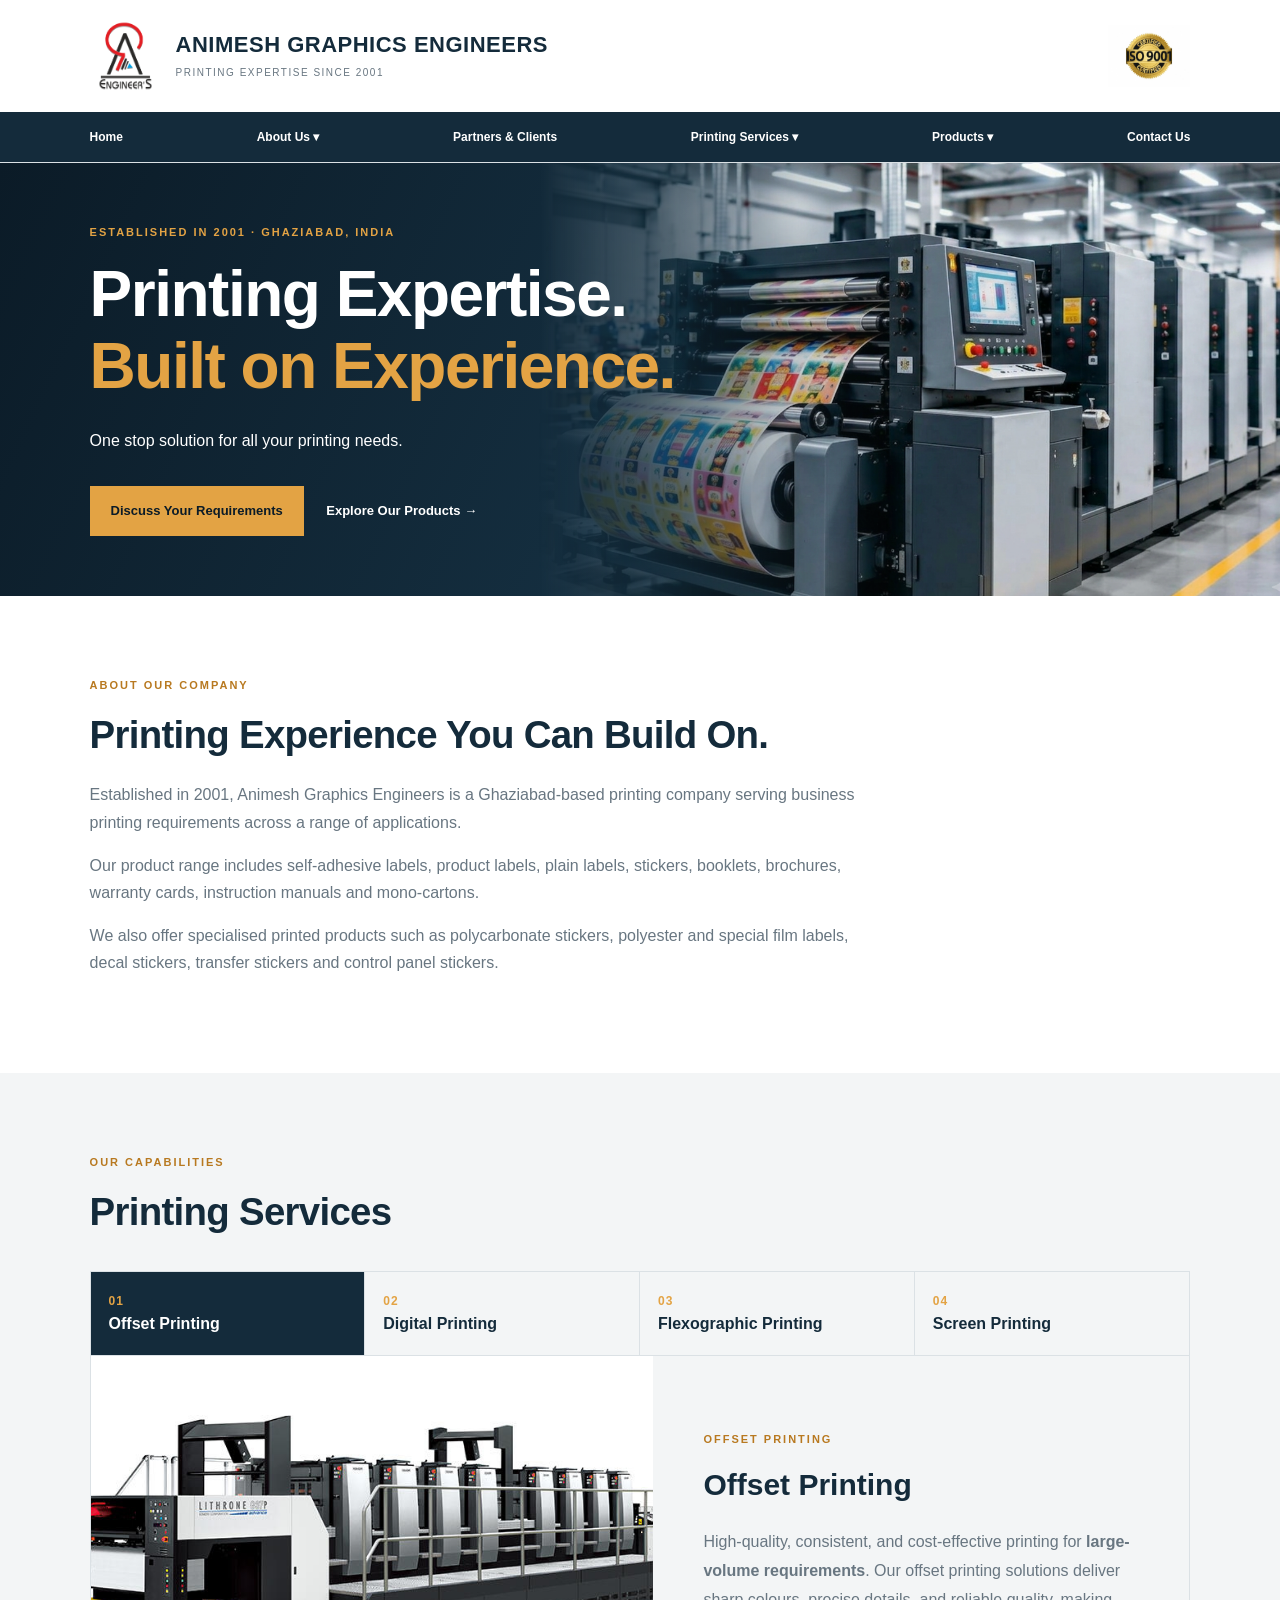
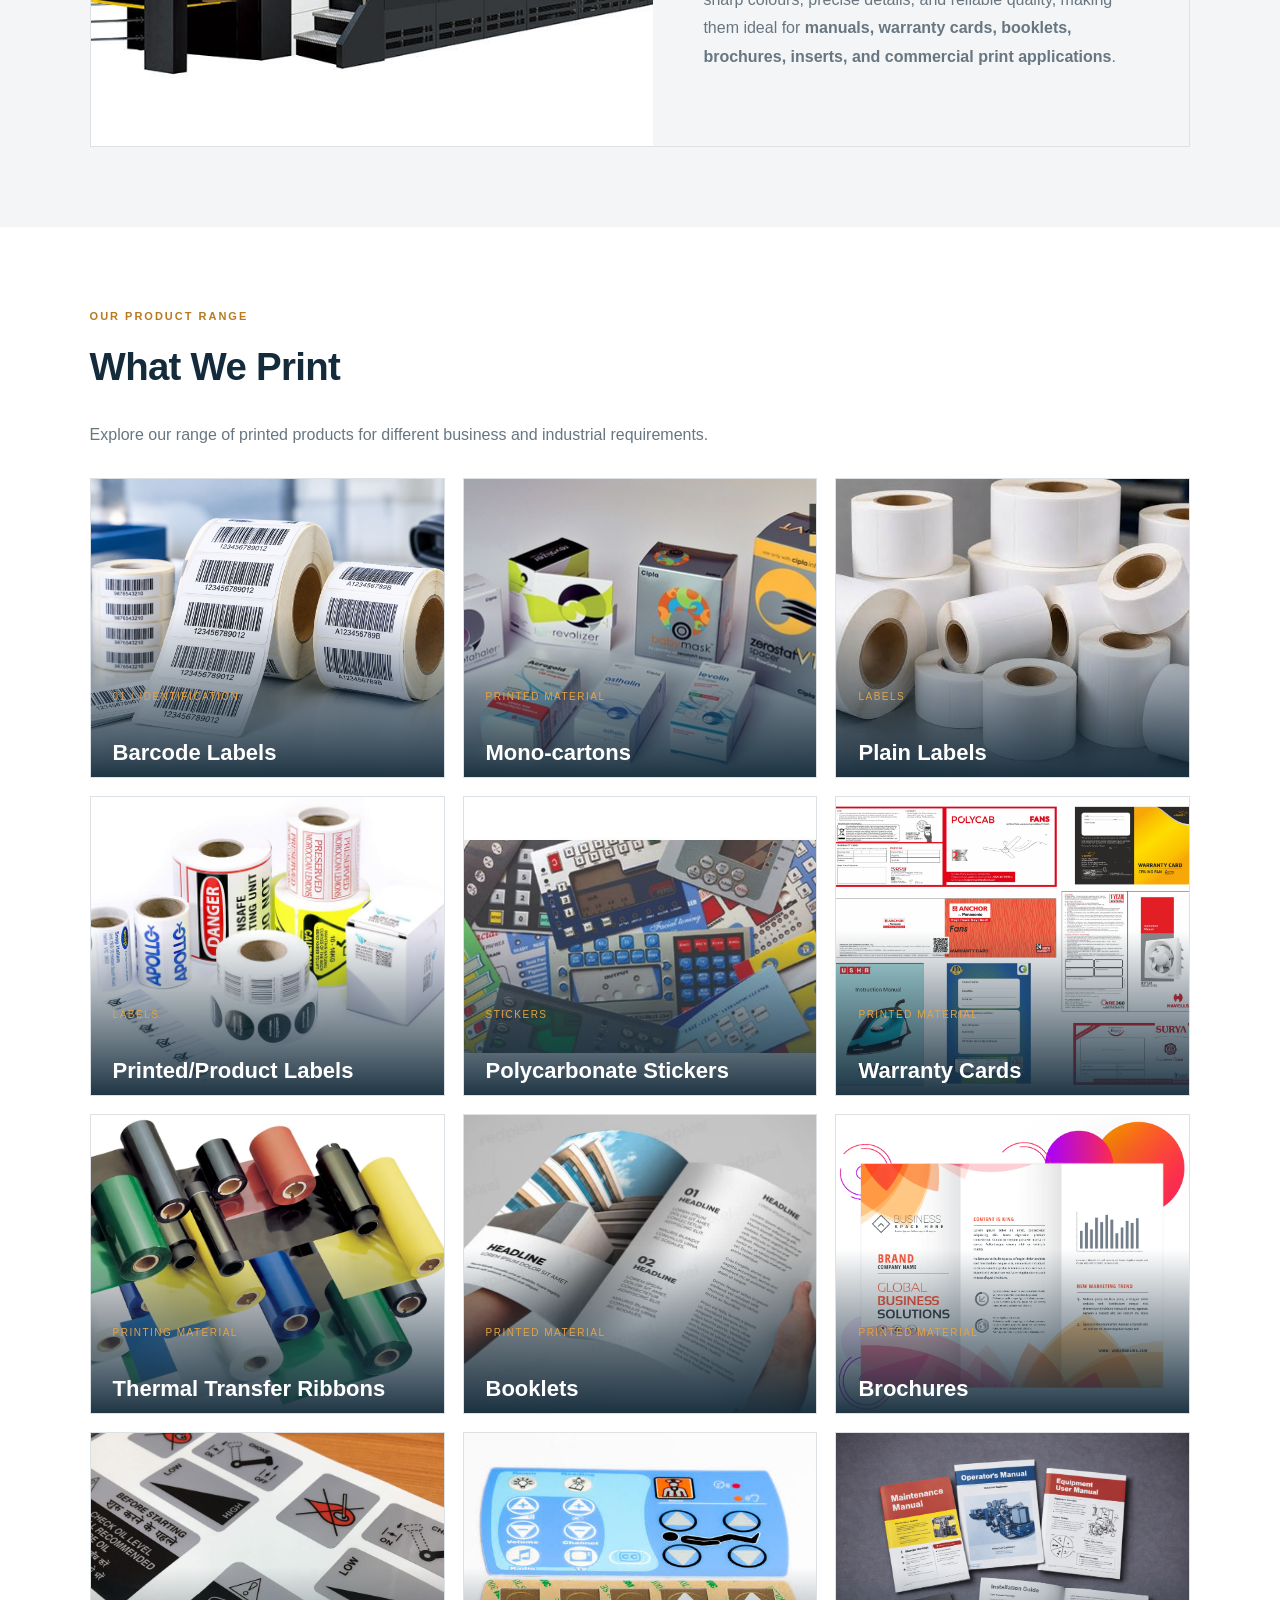
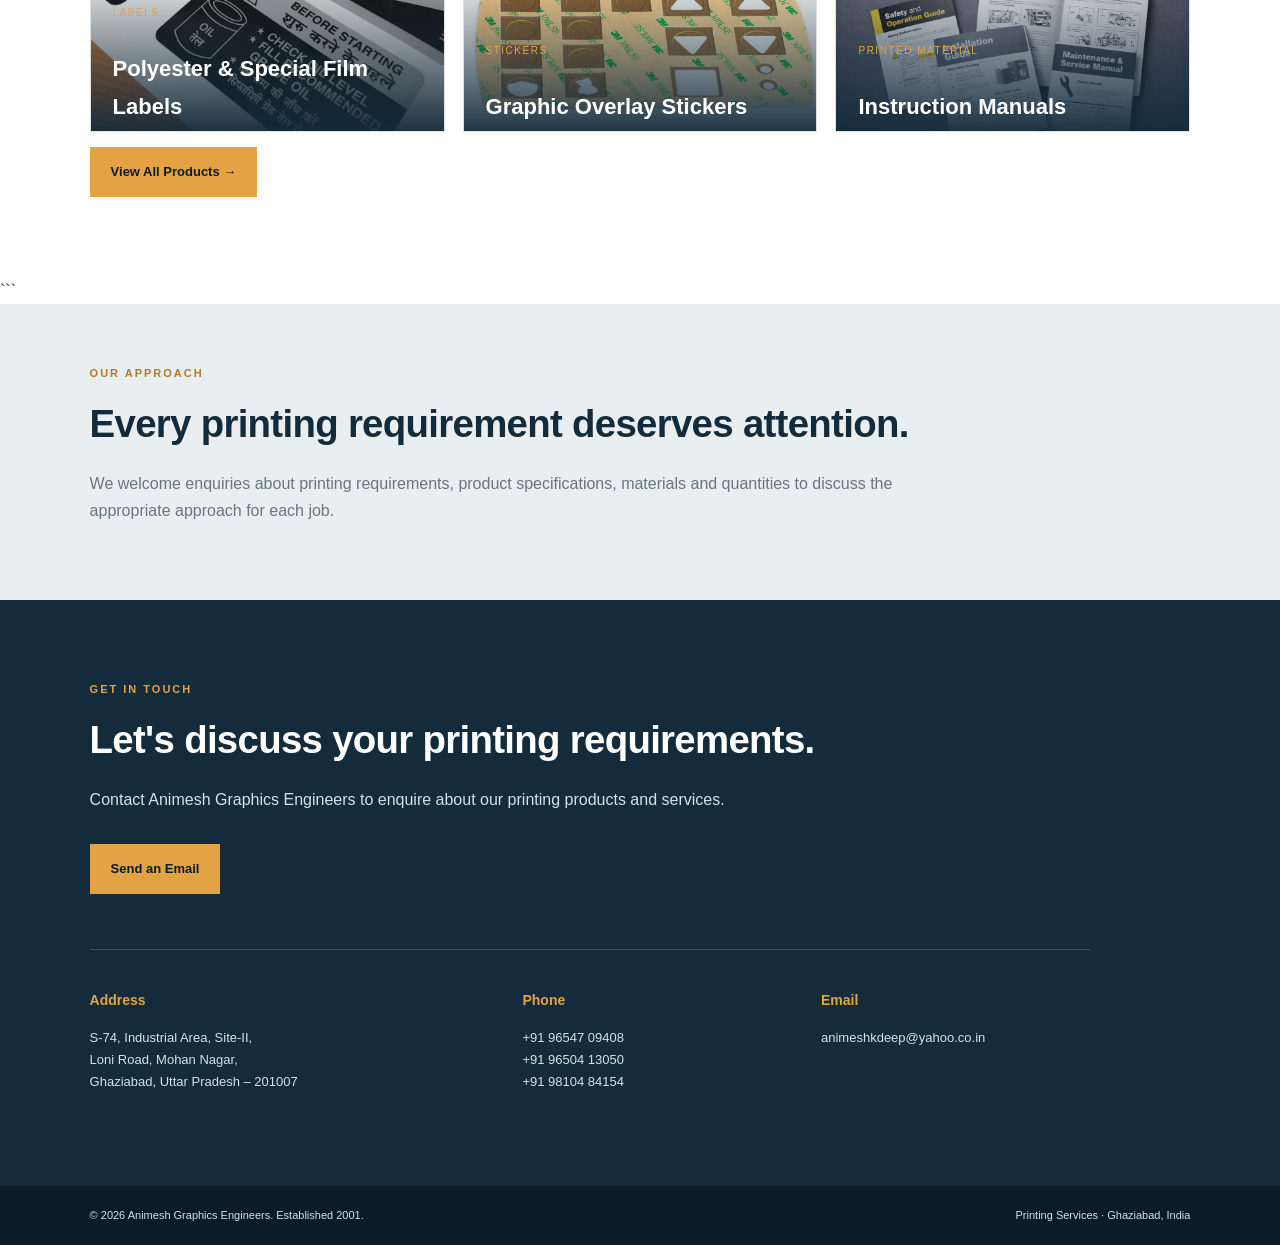
<file: index.html>
<!DOCTYPE html>
<html lang="en">
<head>
    <meta charset="UTF-8">
    <meta name="viewport" content="width=device-width, initial-scale=1.0">

    <meta name="description" content="Animesh Graphics Engineers, established in 2001, is a printing company based in Ghaziabad, India. Explore our printing services, labels, stickers and printed materials.">

    <title>Animesh Graphics Engineers | Printing Since 2001</title>

    <link rel="stylesheet" href="style.css">
</head>

<body>

 
<header class="site-header">

    <!-- TOP ROW: COMPANY BRAND AND ISO BADGE -->
    <div class="header-top">
        <div class="company-name">
            <img src="images/logo.png" alt="Animesh Graphics Engineers logo">

            <div>
                <h2>ANIMESH GRAPHICS ENGINEERS</h2>
                <p>PRINTING EXPERTISE SINCE 2001</p>
            </div>
        </div>

        <a class="iso-badge" href="awards.html" >
            <img src="images/iso-9001.png" alt="ISO 9001 certification badge">
        </a>
    </div>

    <!-- SECOND ROW: NAVIGATION -->
    <div class="header-nav">
        <nav>
            <a href="index.html" >Home</a>

            <div class="dropdown">
                <a href="about.html" >About Us ▾</a>
                <div class="dropdown-menu">
                    <a href="about.html#company-overview">Company Overview</a>
                    <a href="about.html#our-experience">Our Experience</a>
                    <a href="about.html#quality-commitment">Quality &amp; Commitment</a>
                </div>
            </div>

            <a href="partners.html" >Partners &amp; Clients</a>

            <div class="dropdown">
                <a href="services.html" >Printing Services ▾</a>
                <div class="dropdown-menu">
                    <a href="services.html#offset" >Offset Printing</a>
                    <a href="services.html#digital" >Digital Printing</a>
                    <a href="services.html#flexo" >Flexo Printing</a>
                    <a href="services.html#screen" >Screen Printing</a>
                </div>
            </div>

            <div class="dropdown">
        <a href="products.html" >Products ▾</a>
        <div class="dropdown-menu">
        <a href="products.html#printed-product-labels" >Printed/Product Labels</a>
        <a href="products.html#plain-labels" >Plain Labels</a>
        <a href="products.html#booklets" >Booklets</a>
        <a href="products.html#brochures" >Brochures</a>
        <a href="products.html#warranty-cards" >Warranty Cards</a>
        <a href="products.html#instruction-manuals" >Instruction Manuals</a>
        <a href="products.html#polycarbonate-stickers" >Polycarbonate Stickers</a>
        <a href="products.html#polyester-special-film-labels" >Polyester And Special Film Labels</a>
        <a href="products.html#mono-cartons" >Mono-cartons</a>
        <a href="products.html#thermal-transfer-ribbons" >Thermal Transfer Ribbons</a>
        <a href="products.html#graphic-overlay-stickers" >Graphic Overlay Stickers</a>
    </div>
</div>
            <a href="contact.html" >Contact Us</a>
        </nav>
    </div>

</header>

    <main>

        
<section id="home" class="hero">
    <div class="hero-content">
        <p class="eyebrow">ESTABLISHED IN 2001 · GHAZIABAD, INDIA</p>

        <h1>
            Printing Expertise.<br>
            <span>Built on Experience.</span>
        </h1>

        <p>One stop solution for all your printing needs.</p>

        <a href="#contact" class="button">Discuss Your Requirements</a>
        <a href="#products" class="text-link">Explore Our Products →</a>
    </div>

    <div class="hero-image">
        <img src="images/printing-machine-hero.png"
             alt="Commercial printing machinery in a factory">
    </div>
</section>

        
<section id="about" class="about">
    <p class="eyebrow">ABOUT OUR COMPANY</p>

    <h2>Printing Experience You Can Build On.</h2>

    <p>
        Established in 2001, Animesh Graphics Engineers is a
        Ghaziabad-based printing company serving business printing
        requirements across a range of applications.
    </p>

    <p>
        Our product range includes self-adhesive labels, product
        labels, plain labels, stickers, booklets, brochures,
        warranty cards, instruction manuals and mono-cartons.
    </p>

    <p>
        We also offer specialised printed products such as
        polycarbonate stickers, polyester and special film labels,
        decal stickers, transfer stickers and control panel stickers.
    </p>
</section>

        <section id="services" class="services">

    <p class="eyebrow">OUR CAPABILITIES</p>

    <h2>Printing Services</h2>

    <div class="printing-service-tabs">

        <button class="printing-service-tab active" data-service="offset">
            <span>01</span>
            Offset Printing
        </button>

        <button class="printing-service-tab" data-service="digital">
            <span>02</span>
            Digital Printing
        </button>

        <button class="printing-service-tab" data-service="flexo">
            <span>03</span>
            Flexographic Printing
        </button>

        <button class="printing-service-tab" data-service="screen">
            <span>04</span>
            Screen Printing
        </button>

    </div>


    <!-- OFFSET PRINTING -->

    <div class="printing-service-content active" id="offset">

        <div class="printing-service-image">
            <img src="images/offset.jpg"
                 alt="Offset printing machine">
        </div>

        <div class="printing-service-text">

            <p class="eyebrow">OFFSET PRINTING</p>

            <h3>Offset Printing</h3>

            <p>
                High-quality, consistent, and cost-effective printing for
                <strong>large-volume requirements</strong>. Our offset printing
                solutions deliver sharp colours, precise details, and reliable
                quality, making them ideal for
                <strong>manuals, warranty cards, booklets, brochures, inserts,
                and commercial print applications</strong>.
            </p>

        </div>

    </div>


    <!-- DIGITAL PRINTING -->

    <div class="printing-service-content" id="digital">

        <div class="printing-service-image">
            <img src="images/digital printing.jpg"
                 alt="Digital printing machine">
        </div>

        <div class="printing-service-text">

            <p class="eyebrow">DIGITAL PRINTING</p>

            <h3>Digital Printing</h3>

            <p>
                Fast, flexible, and cost-effective printing for
                <strong>short-run requirements and immediate production</strong>.
                Digital printing enables quick turnaround with consistent
                quality, making it ideal for
                <strong>urgent jobs, variable data, prototypes, samples,
                personalized prints, and low-volume requirements</strong>.
            </p>

        </div>

    </div>


    <!-- FLEXOGRAPHIC PRINTING -->

    <div class="printing-service-content" id="flexo">

        <div class="printing-service-image">
            <img src="images/labels-flexo-printing-machine.jpg"
                 alt="Flexographic printing machine">
        </div>

        <div class="printing-service-text">

            <p class="eyebrow">FLEXOGRAPHIC PRINTING</p>

            <h3>Flexographic Printing</h3>

            <p>
                High-speed, efficient printing for
                <strong>continuous roll-to-roll production and high-volume
                requirements</strong>. Flexographic printing delivers
                consistent quality and precise registration, making it ideal
                for <strong>labels, stickers, packaging materials, films,
                and other roll-form applications</strong>.
            </p>

        </div>

    </div>


    <!-- SCREEN PRINTING -->

    <div class="printing-service-content" id="screen">

        <div class="printing-service-image">
            <img src="images/screen printi g.jpg"
                 alt="Screen printing process">
        </div>

        <div class="printing-service-text">

            <p class="eyebrow">SCREEN PRINTING</p>

            <h3>Screen Printing</h3>

            <p>
                Durable and versatile printing for
                <strong>specialized applications and demanding surfaces</strong>.
                Screen printing delivers excellent ink coverage, opacity,
                and durability, making it ideal for
                <strong>polycarbonate labels, industrial graphics, control
                panels, stickers, and specialty print applications</strong>.
            </p>

        </div>

    </div>

</section>
        
<section id="products" class="products">

    <p class="eyebrow">OUR PRODUCT RANGE</p>

    <h2>What We Print</h2>

    <p>
        Explore our range of printed products for different
        business and industrial requirements.
    </p>

    <div class="grid product-grid">

        <!-- BARCODE LABELS -->
        <article class="product-flip-card">
            <div class="product-flip-inner">

                <div class="product-flip-front">
                    <img src="images/barcode.png"
                         alt="Barcode labels on rolls">
                    <span>01 / IDENTIFICATION</span>
                    <h3>Barcode Labels</h3>
                </div>

                <div class="product-flip-back">
                    <span>01 / IDENTIFICATION</span>
                    <h3>Barcode Labels</h3>
                    <p>
                        Printed barcode labels for product
                        identification, tracking and labelling
                        requirements.
                    </p>
                </div>

            </div>
        </article>
        <!-- MONO-CARTONS -->
<article class="product-flip-card">
    <div class="product-flip-inner">

        <div class="product-flip-front">
            <img src="images/mono cartons.jpeg"
                 alt="Printed mono-cartons">
            <span>PRINTED MATERIAL</span>
            <h3>Mono-cartons</h3>
        </div>

        <div class="product-flip-back">
            <span>PRINTED MATERIAL</span>
            <h3>Mono-cartons</h3>
            <p>
                Printed mono-cartons for product presentation,
                identification and printed requirements.
            </p>
            <a href="products.html#mono-cartons">
                View Details →
            </a>
        </div>

    </div>
</article>
<!-- PLAIN LABELS -->
<article class="product-flip-card">
    <div class="product-flip-inner">

        <div class="product-flip-front">
            <img src="images/plain labels.jpeg"
                 alt="Plain labels">
            <span>LABELS</span>
            <h3>Plain Labels</h3>
        </div>

        <div class="product-flip-back">
            <span>LABELS</span>
            <h3>Plain Labels</h3>
            <p>
                Clean and practical plain labels suitable for
                different product and labelling requirements.
            </p>
            <a href="products.html#plain-labels">
                View Details →
            </a>
        </div>

    </div>
</article>
<!-- PRINTED / PRODUCT LABELS -->
<article class="product-flip-card">
    <div class="product-flip-inner">

        <div class="product-flip-front">
            <img src="images/printed-product-label.jpeg"
                 alt="Printed and product labels">
            <span>LABELS</span>
            <h3>Printed/Product Labels</h3>
        </div>

        <div class="product-flip-back">
            <span>LABELS</span>
            <h3>Printed/Product Labels</h3>
            <p>
                Professionally printed product labels for
                identification, branding and product information.
            </p>
            <a href="products.html#self-adhesive-labels">
                View Details →
            </a>
        </div>

    </div>
</article>
<!-- POLYCARBONATE STICKERS -->
<article class="product-flip-card">
    <div class="product-flip-inner">

        <div class="product-flip-front">
            <img src="images/polycarbonate-sticker.jpg"
                 alt="Polycarbonate stickers">
            <span>STICKERS</span>
            <h3>Polycarbonate Stickers</h3>
        </div>

        <div class="product-flip-back">
            <span>STICKERS</span>
            <h3>Polycarbonate Stickers</h3>
            <p>
                Durable polycarbonate stickers for control panels,
                product identification and industrial applications.
            </p>
            <a href="products.html#polycarbonate-stickers">
                View Details →
            </a>
        </div>

    </div>
</article>
<!-- WARRANTY CARDS -->
<article class="product-flip-card">
    <div class="product-flip-inner">

        <div class="product-flip-front">
            <img src="images/warranty.jpg"
                 alt="Warranty cards">
            <span>PRINTED MATERIAL</span>
            <h3>Warranty Cards</h3>
        </div>

        <div class="product-flip-back">
            <span>PRINTED MATERIAL</span>
            <h3>Warranty Cards</h3>
            <p>
                Professionally printed warranty cards for
                product information, customer details and
                warranty registration.
            </p>
            <a href="products.html#warranty-cards">
                View Details →
            </a>
        </div>

    </div>
</article>
<!-- THERMAL TRANSFER RIBBONS -->
<article class="product-flip-card">
    <div class="product-flip-inner">

        <div class="product-flip-front">
            <img src="images/thermal-transfer-ribbon.webp"
                 alt="Thermal transfer ribbons">
            <span>PRINTING MATERIAL</span>
            <h3>Thermal Transfer Ribbons</h3>
        </div>

        <div class="product-flip-back">
            <span>PRINTING MATERIAL</span>
            <h3>Thermal Transfer Ribbons</h3>
            <p>
                Thermal transfer ribbons for clear and durable
                printing on labels and other compatible
                printing materials.
            </p>
            <a href="products.html#thermal-transfer-ribbons">
                View Details →
            </a>
        </div>

    </div>
</article>
<!-- BOOKLETS -->
<article class="product-flip-card">
    <div class="product-flip-inner">

        <div class="product-flip-front">
            <img src="images/booklet.jpg"
                 alt="Printed booklets">
            <span>PRINTED MATERIAL</span>
            <h3>Booklets</h3>
        </div>

        <div class="product-flip-back">
            <span>PRINTED MATERIAL</span>
            <h3>Booklets</h3>
            <p>
                Professionally printed booklets for product
                information, company profiles, catalogues
                and other printed requirements.
            </p>
            <a href="products.html#booklets">
                View Details →
            </a>
        </div>

    </div>
</article>
<!-- BROCHURES -->
<article class="product-flip-card">
    <div class="product-flip-inner">

        <div class="product-flip-front">
            <img src="images/brochure.png"
                 alt="Printed brochures">
            <span>PRINTED MATERIAL</span>
            <h3>Brochures</h3>
        </div>

        <div class="product-flip-back">
            <span>PRINTED MATERIAL</span>
            <h3>Brochures</h3>
            <p>
                Professionally printed brochures for product
                information, promotions, company profiles
                and marketing communication.
            </p>
            <a href="products.html#brochures">
                View Details →
            </a>
        </div>

    </div>
</article><!-- POLYESTER AND SPECIAL FILM LABELS -->
<article class="product-flip-card">
    <div class="product-flip-inner">

        <div class="product-flip-front">
            <img src="images/polyester.jpg"
                 alt="Polyester and special film labels">
            <span>LABELS</span>
            <h3>Polyester &amp; Special Film Labels</h3>
        </div>

        <div class="product-flip-back">
            <span>LABELS</span>
            <h3>Polyester &amp; Special Film Labels</h3>
            <p>
                Durable polyester and special film labels
                designed for product identification and
                demanding labelling applications.
            </p>
            <a href="products.html#polyester-special-film-labels">
                View Details →
            </a>
        </div>

    </div>
</article>
<!-- GRAPHIC OVERLAY STICKERS -->
<article class="product-flip-card">
    <div class="product-flip-inner">

        <div class="product-flip-front">
            <img src="images/graphic overlay.jpg"
                 alt="Graphic overlay stickers">
            <span>STICKERS</span>
            <h3>Graphic Overlay Stickers</h3>
        </div>

        <div class="product-flip-back">
            <span>STICKERS</span>
            <h3>Graphic Overlay Stickers</h3>
            <p>
                Printed graphic overlay stickers for control
                panels, switches, equipment and industrial
                applications.
            </p>
            <a href="products.html#graphic-overlay-stickers">
                View Details →
            </a>
        </div>

    </div>
</article>
<!-- INSTRUCTION MANUALS -->
<article class="product-flip-card">
    <div class="product-flip-inner">

        <div class="product-flip-front">
            <img src="images/instruction-manual-printing.png"
                 alt="Printed instruction manuals">
            <span>PRINTED MATERIAL</span>
            <h3>Instruction Manuals</h3>
        </div>

        <div class="product-flip-back">
            <span>PRINTED MATERIAL</span>
            <h3>Instruction Manuals</h3>
            <p>
                Professionally printed instruction manuals
                for product usage, installation, operation
                and customer information.
            </p>
            <a href="products.html#instruction-manuals">
                View Details →
            </a>
        </div>

    </div>
</article>
        <!-- OTHER PRODUCTS WILL BE ADDED NEXT -->

    </div>

    <a href="products.html" class="button product-view-all">
        View All Products →
    </a>

</section>
```


        <section class="approach">
            <p class="eyebrow">OUR APPROACH</p>

            <h2>Every printing requirement deserves attention.</h2>

            <p>
                We welcome enquiries about printing requirements,
                product specifications, materials and quantities
                to discuss the appropriate approach for each job.
            </p>
        </section>

        <section id="contact" class="contact">
            <p class="eyebrow">GET IN TOUCH</p>

            <h2>Let's discuss your printing requirements.</h2>

            <p>
                Contact Animesh Graphics Engineers to enquire about
                our printing products and services.
            </p>

            <a class="button"
               href="mailto:animeshkdeep@yahoo.co.in?subject=Printing%20Enquiry">
                Send an Email
            </a>

            <div class="contact-details">

                <div>
                    <h3>Address</h3>
                    <p>
                        S-74, Industrial Area, Site-II,<br>
                        Loni Road, Mohan Nagar,<br>
                        Ghaziabad, Uttar Pradesh – 201007
                    </p>
                </div>

                <div>
    <h3>Phone</h3>
    <p>
        +91 96547 09408<br>
+91 96504 13050<br>
+91 98104 84154
    </p>
</div>

                <div>
                    <h3>Email</h3>
                    <p>animeshkdeep@yahoo.co.in</p>
                </div>

            </div>
        </section>

    </main>

    <footer>
        <p>
            © <span id="year">2026</span> Animesh Graphics Engineers.
            Established 2001.
        </p>
        <p>Printing Services · Ghaziabad, India</p>
    </footer>
<script>
    const serviceTabs = document.querySelectorAll(".printing-service-tab");
    const serviceContents = document.querySelectorAll(".printing-service-content");

    serviceTabs.forEach(tab => {
        tab.addEventListener("click", function () {

            const selectedService = this.dataset.service;

            serviceTabs.forEach(item => {
                item.classList.remove("active");
            });

            serviceContents.forEach(content => {
                content.classList.remove("active");
            });

            this.classList.add("active");

            document.getElementById(selectedService).classList.add("active");
        });
    });
</script>
</body>
</html>
</file>
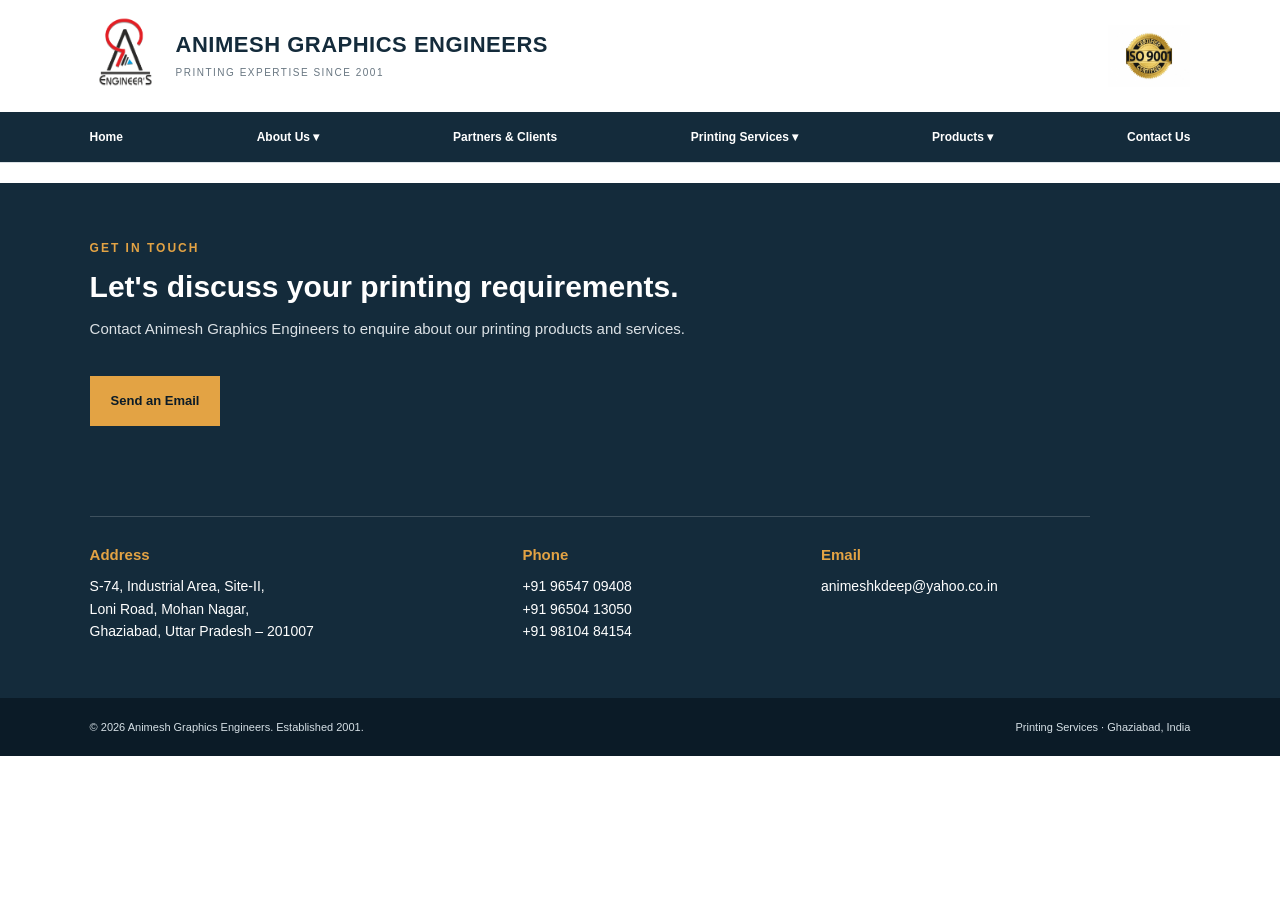
<file: about.html>
<!DOCTYPE html>
<html lang="en">
<head>
    <meta charset="UTF-8">
    <meta name="viewport" content="width=device-width, initial-scale=1.0">

    <meta name="description"
          content="About Animesh Graphics Engineers, a printing company established in 2001 and based in Ghaziabad, India.">

    <title>About Us | Animesh Graphics Engineers</title>

    <link rel="stylesheet" href="style.css">
</head>

<body>


<header class="site-header">

    <!-- TOP ROW: COMPANY BRAND AND ISO BADGE -->
    <div class="header-top">

        <div class="company-name">

            <a href="index.html">
                <img src="images/logo.png"
                     alt="Animesh Graphics Engineers logo">
            </a>

            <div>
                <h2>ANIMESH GRAPHICS ENGINEERS</h2>
                <p>PRINTING EXPERTISE SINCE 2001</p>
            </div>

        </div>

        <a class="iso-badge" href="awards.html">
            <img src="images/iso-9001.png"
                 alt="ISO 9001 certification badge">
        </a>

    </div>


    <!-- SECOND ROW: NAVIGATION -->
    <div class="header-nav">

        <nav>

            <a href="index.html">Home</a>

            <div class="dropdown">

                <a href="#" class="dropdown-toggle">About Us ▾</a>

                <div class="dropdown-menu">

                    <a href="about.html#company-overview">
                        Company Overview
                    </a>

                    <a href="about.html#our-experience">
                        Our Experience
                    </a>

                    <a href="about.html#quality-commitment">
                        Quality &amp; Commitment
                    </a>

                </div>

            </div>


            <a href="partners.html">
                Partners &amp; Clients
            </a>


            <div class="dropdown">

                <a href="services.html">
                    Printing Services ▾
                </a>

                <div class="dropdown-menu">

                    <a href="services.html#offset">
                        Offset Printing
                    </a>

                    <a href="services.html#digital">
                        Digital Printing
                    </a>

                    <a href="services.html#flexo">
                        Flexo Printing
                    </a>

                    <a href="services.html#screen">
                        Screen Printing
                    </a>

                </div>

            </div>


            <div class="dropdown">
    <a href="products.html" >Products ▾</a>
    <div class="dropdown-menu">
        <a href="products.html#printed-product-labels" >Printed/Product Labels</a>
        <a href="products.html#plain-labels" >Plain Labels</a>
        <a href="products.html#booklets" >Booklets</a>
        <a href="products.html#brochures" >Brochures</a>
        <a href="products.html#warranty-cards" >Warranty Cards</a>
        <a href="products.html#instruction-manuals" >Instruction Manuals</a>
        <a href="products.html#polycarbonate-stickers" >Polycarbonate Stickers</a>
        <a href="products.html#polyester-special-film-labels" >Polyester And Special Film Labels</a>
        <a href="products.html#mono-cartons" >Mono-cartons</a>
        <a href="products.html#thermal-transfer-ribbons" >Thermal Transfer Ribbons</a>
        <a href="products.html#graphic-overlay-stickers" >Graphic Overlay Stickers</a>
    </div>

            </div>

            <a href="contact.html">
                Contact Us
            </a>

        </nav>

    </div>

</header>


<main>


    <!-- COMPANY OVERVIEW -->

    <section id="company-overview" class="about-page-section">

        <p class="eyebrow">
            COMPANY OVERVIEW
        </p>

        <h1>
            Printing Experience You Can Build On.
        </h1>

        <p>
            Established in 2001, Animesh Graphics Engineers is a
            Ghaziabad-based printing company serving business
            and industrial printing requirements.
        </p>

        <p>
            Over the years, we have developed experience in producing
            a wide range of printed materials, including labels,
            stickers, booklets, brochures, warranty cards,
            instruction manuals and other specialised printed products.
        </p>

        <p>
            Our focus is on delivering consistent print quality,
            reliable service and printing solutions suited to the
            specific requirements of our customers.
        </p>

        <a href="partners.html" class="button">
            View Partners &amp; Clients →
        </a>

    </section>


    <!-- OUR EXPERIENCE -->

    <section id="our-experience" class="about-page-section">

        <p class="eyebrow">
            OUR EXPERIENCE
        </p>

        <h1>
            More Than Two Decades in Printing.
        </h1>

        <p>
            Since 2001, our experience has grown across a broad range
            of printing applications and printed products.
        </p>

        <div class="experience-grid">

            <div class="experience-card">

                <h3>
                    Labels &amp; Stickers
                </h3>

                <p>
                    Self-adhesive labels, product labels, plain labels,
                    decal stickers, transfer stickers and specialised
                    film labels.
                </p>

            </div>


            <div class="experience-card">

                <h3>
                    Printed Documents
                </h3>

                <p>
                    Instruction manuals, booklets, brochures and
                    warranty cards for business and industrial
                    requirements.
                </p>

            </div>


            <div class="experience-card">

                <h3>
                    Specialised Printing
                </h3>

                <p>
                    Polycarbonate stickers, control panel stickers,
                    polyester and special film labels and other
                    specialised printed materials.
                </p>

            </div>


            <div class="experience-card">

                <h3>
                    Industrial Requirements
                </h3>

                <p>
                    Printing for a range of product and industrial
                    applications, with attention to consistency,
                    quality and practical requirements.
                </p>

            </div>

        </div>


        <a href="partners.html" class="button">
            View Partners &amp; Clients →
        </a>

    </section>


    <!-- QUALITY & COMMITMENT -->

    <section id="quality-commitment" class="about-page-section">

        <p class="eyebrow">
            QUALITY &amp; COMMITMENT
        </p>

        <h1>
            Focused on Quality and Long-Term Relationships.
        </h1>

        <p>
            At Animesh Graphics Engineers, we believe in building
            long-term business relationships through dependable
            printing quality and service.
        </p>

        <div class="quality-points">

    <div class="quality-point">
        <h3>Quality Focus</h3>
        <p>
            We focus on consistent print quality and reliable
            execution across different printing requirements.
        </p>
    </div>

    <div class="quality-point">
        <h3>ISO Certification</h3>
        <p>
            Our ISO certification reflects our commitment to
            maintaining established quality and professional standards.
        </p>
    </div>

    <div class="quality-point">
        <h3>Industry Association</h3>
        <p>
            We are members of the Indian Fan Manufacturers Association
            (IFMA), maintaining an established presence within the industry.
        </p>
    </div>

    <div class="quality-point">
        <h3>Long-Term Relationships</h3>
        <p>
            We work with established brands and businesses with a focus
            on dependable service and long-term professional relationships.
        </p>
    </div>

</div>


        <a href="partners.html" class="button">
            View Partners &amp; Clients →
        </a>

    </section>
<!-- GET IN TOUCH -->

<section class="get-in-touch">

    <p class="eyebrow">GET IN TOUCH</p>

    <h2>Let's discuss your printing requirements.</h2>

    <p class="get-in-touch-intro">
        Contact Animesh Graphics Engineers to enquire about our
        printing products and services.
    </p>

    <a href="mailto:animeshkdeep@yahoo.co.in?subject=Printing%20Enquiry"
       class="button">
        Send an Email
    </a>

    <div class="contact-details">

        <div class="contact-detail">
            <h3>Address</h3>
            <p>
                S-74, Industrial Area, Site-II,<br>
                Loni Road, Mohan Nagar,<br>
                Ghaziabad, Uttar Pradesh – 201007
            </p>
        </div>

        <div class="contact-detail">
            <h3>Phone</h3>
            <p>
               +91 96547 09408<br>
+91 96504 13050<br>
+91 98104 84154
            </p>
        </div>

        <div class="contact-detail">
            <h3>Email</h3>
            <p>
                animeshkdeep@yahoo.co.in
            </p>
        </div>

    </div>

</section>
</main>


<footer>

    <p>
        © <span id="year">2026</span>
        Animesh Graphics Engineers.
        Established 2001.
    </p>

    <p>
        Printing Services · Ghaziabad, India
    </p>

</footer>

<script>
document.querySelector(".dropdown-toggle").addEventListener("click", function(e) {
    e.preventDefault();
});
</script>
</body>
</html>
</file>
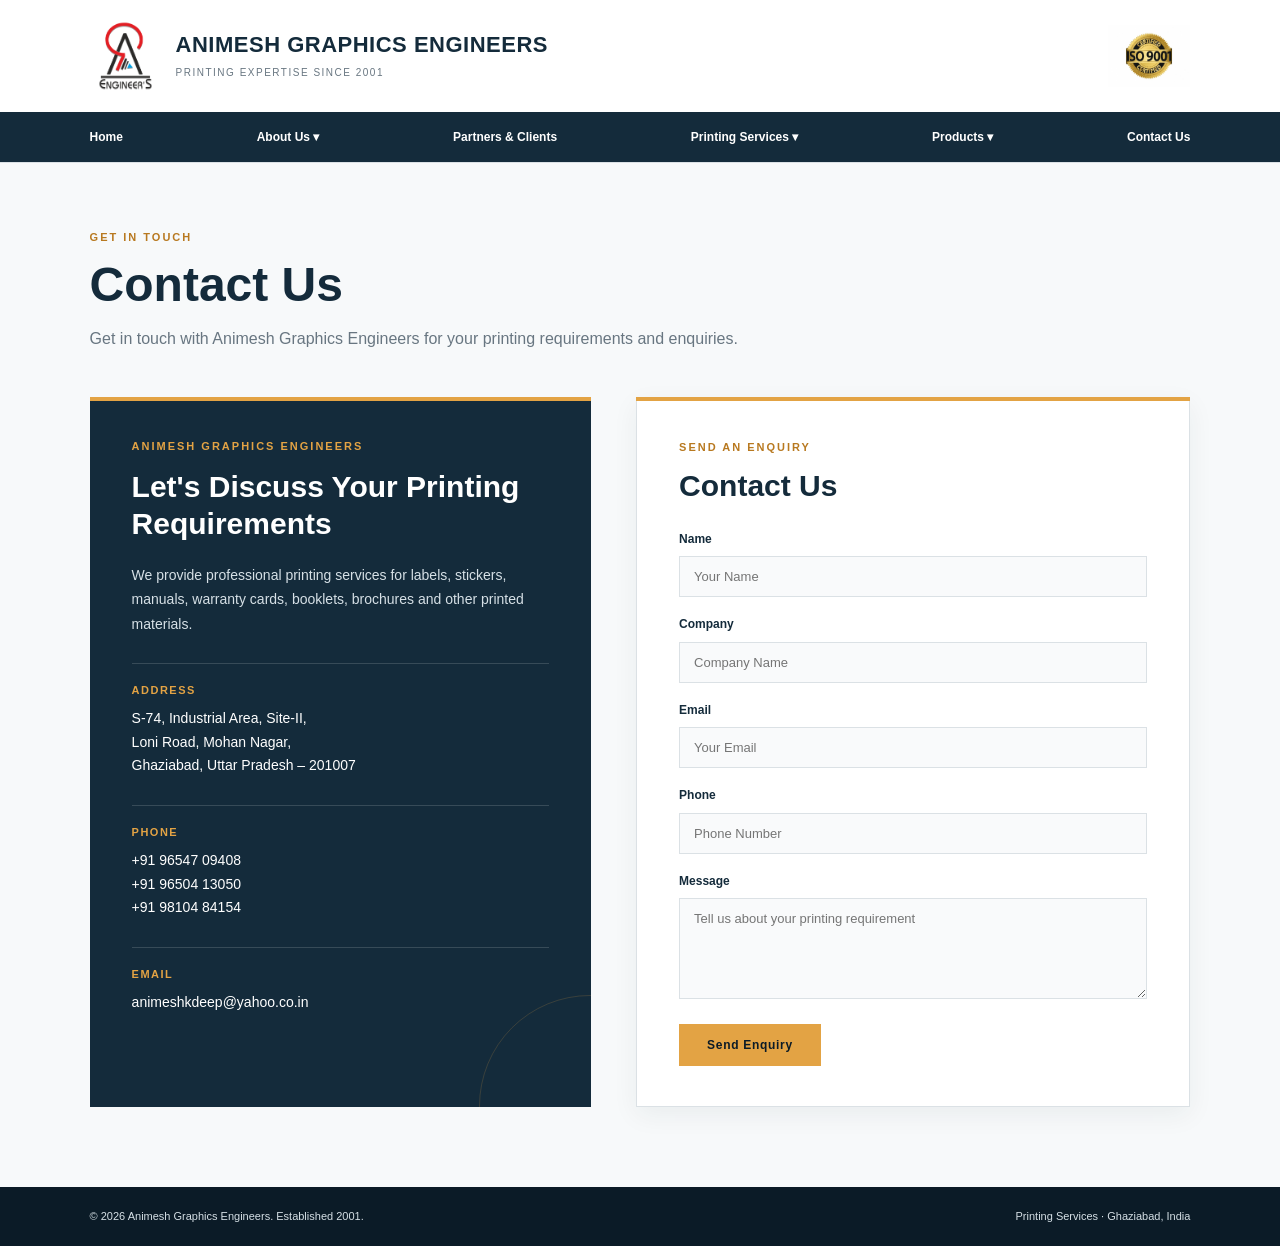
<file: contact.html>
<!DOCTYPE html>
<html lang="en">

<head>
    <meta charset="UTF-8">
    <meta name="viewport" content="width=device-width, initial-scale=1.0">

    <title>Contact Us | Animesh Graphics Engineers</title>

    <link rel="stylesheet" href="style.css">
</head>

<body>

<header class="site-header">

    <!-- TOP ROW -->
    <div class="header-top">

        <div class="company-name">

            <img src="images/logo.png"
                 alt="Animesh Graphics Engineers logo">

            <div>
                <h2>ANIMESH GRAPHICS ENGINEERS</h2>
                <p>PRINTING EXPERTISE SINCE 2001</p>
            </div>

        </div>

        <a class="iso-badge" href="awards.html">
            <img src="images/iso-9001.png"
                 alt="ISO 9001 certification badge">
        </a>

    </div>


    <!-- NAVIGATION -->
    <div class="header-nav">

        <nav>

            <a href="index.html">Home</a>


            <!-- ABOUT -->
            <div class="dropdown">

                <a href="about.html">
                    About Us ▾
                </a>

                <div class="dropdown-menu">

                    <a href="about.html#company-overview">
                        Company Overview
                    </a>

                    <a href="about.html#our-experience">
                        Our Experience
                    </a>

                    <a href="about.html#quality-commitment">
                        Quality &amp; Commitment
                    </a>

                </div>

            </div>


            <!-- PARTNERS -->
            <a href="partners.html">
                Partners &amp; Clients
            </a>


            <!-- SERVICES -->
            <div class="dropdown">

                <a href="services.html">
                    Printing Services ▾
                </a>

                <div class="dropdown-menu">

                    <a href="services.html#offset">
                        Offset Printing
                    </a>

                    <a href="services.html#digital">
                        Digital Printing
                    </a>

                    <a href="services.html#flexo">
                        Flexo Printing
                    </a>

                    <a href="services.html#screen">
                        Screen Printing
                    </a>

                </div>

            </div>


            <!-- PRODUCTS -->
<div class="dropdown">
    <a href="products.html" >Products ▾</a>
    <div class="dropdown-menu">
        <a href="products.html#printed-product-labels" >Printed/Product Labels</a>
        <a href="products.html#plain-labels" >Plain Labels</a>
        <a href="products.html#booklets" >Booklets</a>
        <a href="products.html#brochures" >Brochures</a>
        <a href="products.html#warranty-cards" >Warranty Cards</a>
        <a href="products.html#instruction-manuals" >Instruction Manuals</a>
        <a href="products.html#polycarbonate-stickers" >Polycarbonate Stickers</a>
        <a href="products.html#polyester-special-film-labels" >Polyester And Special Film Labels</a>
        <a href="products.html#mono-cartons" >Mono-cartons</a>
        <a href="products.html#thermal-transfer-ribbons" >Thermal Transfer Ribbons</a>
        <a href="products.html#graphic-overlay-stickers" >Graphic Overlay Stickers</a>
    </div>
</div>

            <!-- CONTACT -->
            <a href="contact.html">
                Contact Us
            </a>

        </nav>

    </div>

</header>


<!-- CONTACT PAGE -->

<main>

    <section class="contact-page">

        <p class="eyebrow">
            GET IN TOUCH
        </p>

        <h1>
            Contact Us
        </h1>

        <p class="contact-intro">
            Get in touch with Animesh Graphics Engineers
            for your printing requirements and enquiries.
        </p>


        <div class="contact-layout">


            <!-- LEFT SIDE -->

            <div class="contact-info">

                <p class="eyebrow">
                    ANIMESH GRAPHICS ENGINEERS
                </p>

                <h2>
                    Let's Discuss Your Printing Requirements
                </h2>

                <p>
                    We provide professional printing services
                    for labels, stickers, manuals, warranty cards,
                    booklets, brochures and other printed materials.
                </p>


                <div class="contact-detail">

                    <strong>
                        Address
                    </strong>

                    <p>
                        S-74, Industrial Area, Site-II,<br>
                        Loni Road, Mohan Nagar,<br>
                        Ghaziabad, Uttar Pradesh – 201007
                    </p>

                </div>


                <div class="contact-detail">

                    <strong>
                        Phone
                    </strong>

                    <p>
                        +91 96547 09408<br>
                        +91 96504 13050<br>
                        +91 98104 84154
                    </p>

                </div>


                <div class="contact-detail">

                    <strong>
                        Email
                    </strong>

                    <p>
                        animeshkdeep@yahoo.co.in
                    </p>

                </div>

            </div>


            <!-- RIGHT SIDE -->

            <div class="contact-form-box">

                <p class="eyebrow">
                    SEND AN ENQUIRY
                </p>

                <h2>
                    Contact Us
                </h2>

                <form action="https://formspree.io/f/meaekaaa" method="POST">

                    <div class="form-group">

                        <label for="name">
                            Name
                        </label>

                        <input
                            type="text"
                            id="name"
                            name="name"
                            placeholder="Your Name">

                    </div>


                    <div class="form-group">

                        <label for="company">
                            Company
                        </label>

                        <input
                            type="text"
                            id="company"
                            name="company"
                            placeholder="Company Name">

                    </div>


                    <div class="form-group">

                        <label for="email">
                            Email
                        </label>

                        <input
                            type="email"
                            id="email"
                            name="email"
                            placeholder="Your Email">

                    </div>


                    <div class="form-group">

                        <label for="phone">
                            Phone
                        </label>

                        <input
                            type="tel"
                            id="phone"
                            name="phone"
                            placeholder="Phone Number">

                    </div>


                    <div class="form-group">

                        <label for="message">
                            Message
                        </label>

                        <textarea
                            id="message"
                            name="message"
                            rows="5"
                            placeholder="Tell us about your printing requirement"></textarea>

                    </div>


                    <button type="submit">
                        Send Enquiry
                    </button>

                </form>

            </div>

        </div>

    </section>

</main>


<!-- FOOTER -->

<footer>

    <p>
        © 2026 Animesh Graphics Engineers.
        Established 2001.
    </p>

    <p>
        Printing Services · Ghaziabad, India
    </p>

</footer>


</body>

</html>
</file>
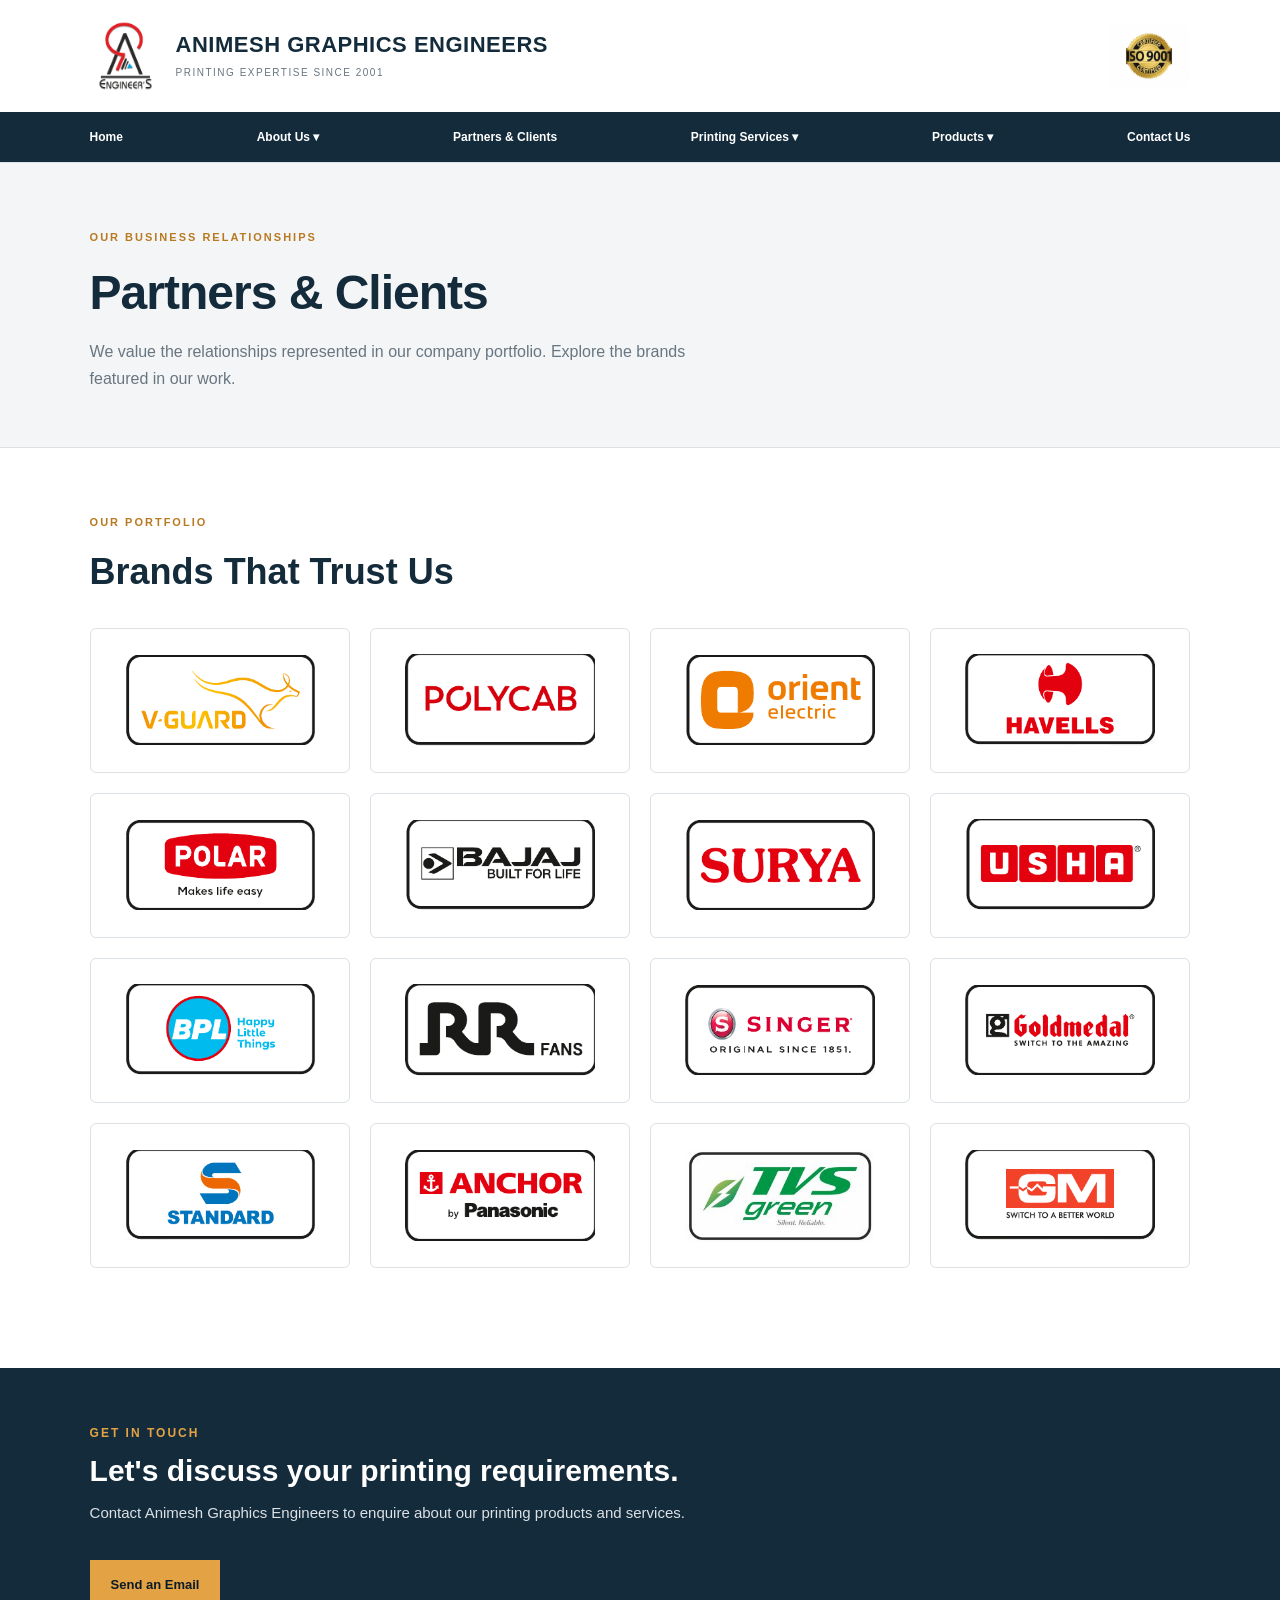
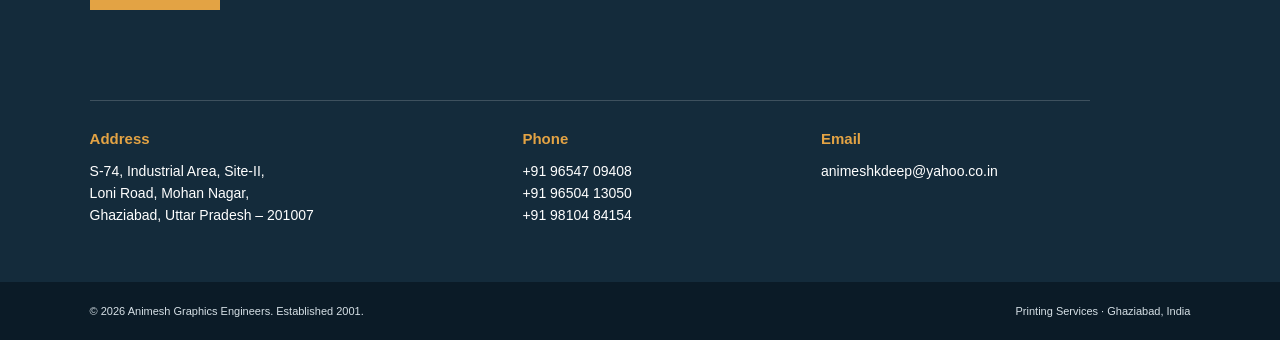
<file: partners.html>
<!DOCTYPE html>
<html lang="en">
<head>
    <meta charset="UTF-8">
    <meta name="viewport" content="width=device-width, initial-scale=1.0">
    <meta name="description" content="Brands featured in the Animesh Graphics Engineers company portfolio.">
    <title>Partners &amp; Clients | Animesh Graphics Engineers</title>
    <link rel="stylesheet" href="style.css">
</head>

<body>

    <!-- HEADER -->
    <header class="site-header">

        <div class="header-top">
            <div class="company-name">
                <img src="images/logo.png"
                     alt="Animesh Graphics Engineers logo">
                <div>
                    <h2>ANIMESH GRAPHICS ENGINEERS</h2>
                    <p>PRINTING EXPERTISE SINCE 2001</p>
                </div>
            </div>

            <a class="iso-badge" href="awards.html"
               >
                <img src="images/iso-9001.png"
                     alt="ISO 9001 certification badge">
            </a>
        </div>

        <div class="header-nav">
            <nav>
                <a href="index.html" 
                   rel="noopener noreferrer">Home</a>

                <div class="dropdown">
    <a href="about.html">About Us ▾</a>

    <div class="dropdown-menu">
        <a href="about.html#company-overview">Company Overview</a>
        <a href="about.html#our-experience">Our Experience</a>
        <a href="about.html#quality-commitment">Quality &amp; Commitment</a>
    </div>
</div>

                <a href="partners.html">Partners &amp; Clients</a>

                <div class="dropdown">
                    <a href="services.html" 
                       rel="noopener noreferrer">Printing Services ▾</a>
                    <div class="dropdown-menu">
                        <a href="services.html#offset" 
                           rel="noopener noreferrer">Offset Printing</a>
                        <a href="services.html#digital" 
                           rel="noopener noreferrer">Digital Printing</a>
                        <a href="services.html#flexo" 
                           rel="noopener noreferrer">Flexo Printing</a>
                        <a href="services.html#screen" 
                           rel="noopener noreferrer">Screen Printing</a>
                    </div>
                </div>

                <div class="dropdown">
    <a href="products.html" >Products ▾</a>
    <div class="dropdown-menu">
        <a href="products.html#printed-product-labels" >Printed/Product Labels</a>
        <a href="products.html#plain-labels" >Plain Labels</a>
        <a href="products.html#booklets" >Booklets</a>
        <a href="products.html#brochures" >Brochures</a>
        <a href="products.html#warranty-cards" >Warranty Cards</a>
        <a href="products.html#instruction-manuals" >Instruction Manuals</a>
        <a href="products.html#polycarbonate-stickers" >Polycarbonate Stickers</a>
        <a href="products.html#polyester-special-film-labels" >Polyester And Special Film Labels</a>
        <a href="products.html#mono-cartons" >Mono-cartons</a>
        <a href="products.html#thermal-transfer-ribbons" >Thermal Transfer Ribbons</a>
        <a href="products.html#graphic-overlay-stickers" >Graphic Overlay Stickers</a>
    </div>
</div>


                <a href="contact.html" 
                   rel="noopener noreferrer">Contact Us</a>
            </nav>
        </div>

    </header>

    <!-- CLIENT PAGE -->
    <main>

        <section class="clients-intro">
            <p class="eyebrow">OUR BUSINESS RELATIONSHIPS</p>
            <h1>Partners &amp; Clients</h1>
            <p>
                We value the relationships represented in our company
                portfolio. Explore the brands featured in our work.
            </p>
        </section>

        <section class="clients-section">
            <p class="eyebrow">OUR PORTFOLIO</p>
            <h2>Brands That Trust Us</h2>

            <div class="client-grid">

    <div class="client-card">
        <img src="images/clients/v-guard.png" alt="V-Guard">
    </div>

    <div class="client-card">
        <img src="images/clients/polycab.png" alt="Polycab">
    </div>

    <div class="client-card">
        <img src="images/clients/orient-electric.png" alt="Orient Electric">
    </div>

    <div class="client-card">
        <img src="images/clients/havells.png" alt="Havells">
    </div>

    <div class="client-card">
        <img src="images/clients/polar.png" alt="Polar">
    </div>

    <div class="client-card">
        <img src="images/clients/bajaj.png" alt="Bajaj">
    </div>

    <div class="client-card">
        <img src="images/clients/surya.png" alt="Surya">
    </div>

    <div class="client-card">
        <img src="images/clients/usha.png" alt="Usha">
    </div>

    <div class="client-card">
        <img src="images/clients/bpl.png" alt="BPL">
    </div>

    <div class="client-card">
        <img src="images/clients/rr-fans.png" alt="RR Fans">
    </div>

    <div class="client-card">
        <img src="images/clients/singer.png" alt="Singer">
    </div>

    <div class="client-card">
        <img src="images/clients/goldmedal.png" alt="Goldmedal">
    </div>

    <div class="client-card">
        <img src="images/clients/standard.png" alt="Standard">
    </div>

    <div class="client-card">
        <img src="images/clients/anchor.png" alt="Anchor by Panasonic">
    </div>

    <div class="client-card">
        <img src="images/clients/tvs.jpg" alt="TVS Green">
    </div>

    <div class="client-card">
        <img src="images/clients/gm.png" alt="GM">
    </div>

</div>
        </section>

    </main>
    <!-- GET IN TOUCH -->

<section class="get-in-touch">

    <p class="eyebrow">GET IN TOUCH</p>

    <h2>Let's discuss your printing requirements.</h2>

    <p class="get-in-touch-intro">
        Contact Animesh Graphics Engineers to enquire about our
        printing products and services.
    </p>

    <a href="mailto:animeshkdeep@yahoo.co.in?subject=Printing%20Enquiry"
       class="button">
        Send an Email
    </a>

    <div class="contact-details">

        <div class="contact-detail">
            <h3>Address</h3>
            <p>
                S-74, Industrial Area, Site-II,<br>
                Loni Road, Mohan Nagar,<br>
                Ghaziabad, Uttar Pradesh – 201007
            </p>
        </div>

        <div class="contact-detail">
            <h3>Phone</h3>
            <p>
                +91 96547 09408<br>
+91 96504 13050<br>
+91 98104 84154
            </p>
        </div>

        <div class="contact-detail">
            <h3>Email</h3>
            <p>
                animeshkdeep@yahoo.co.in
            </p>
        </div>

    </div>

</section>
    <!-- FOOTER -->
    <footer>
        <p>© 2026 Animesh Graphics Engineers. Established 2001.</p>
        <p>Printing Services · Ghaziabad, India</p>
    </footer>

</body>
</html>
</file>
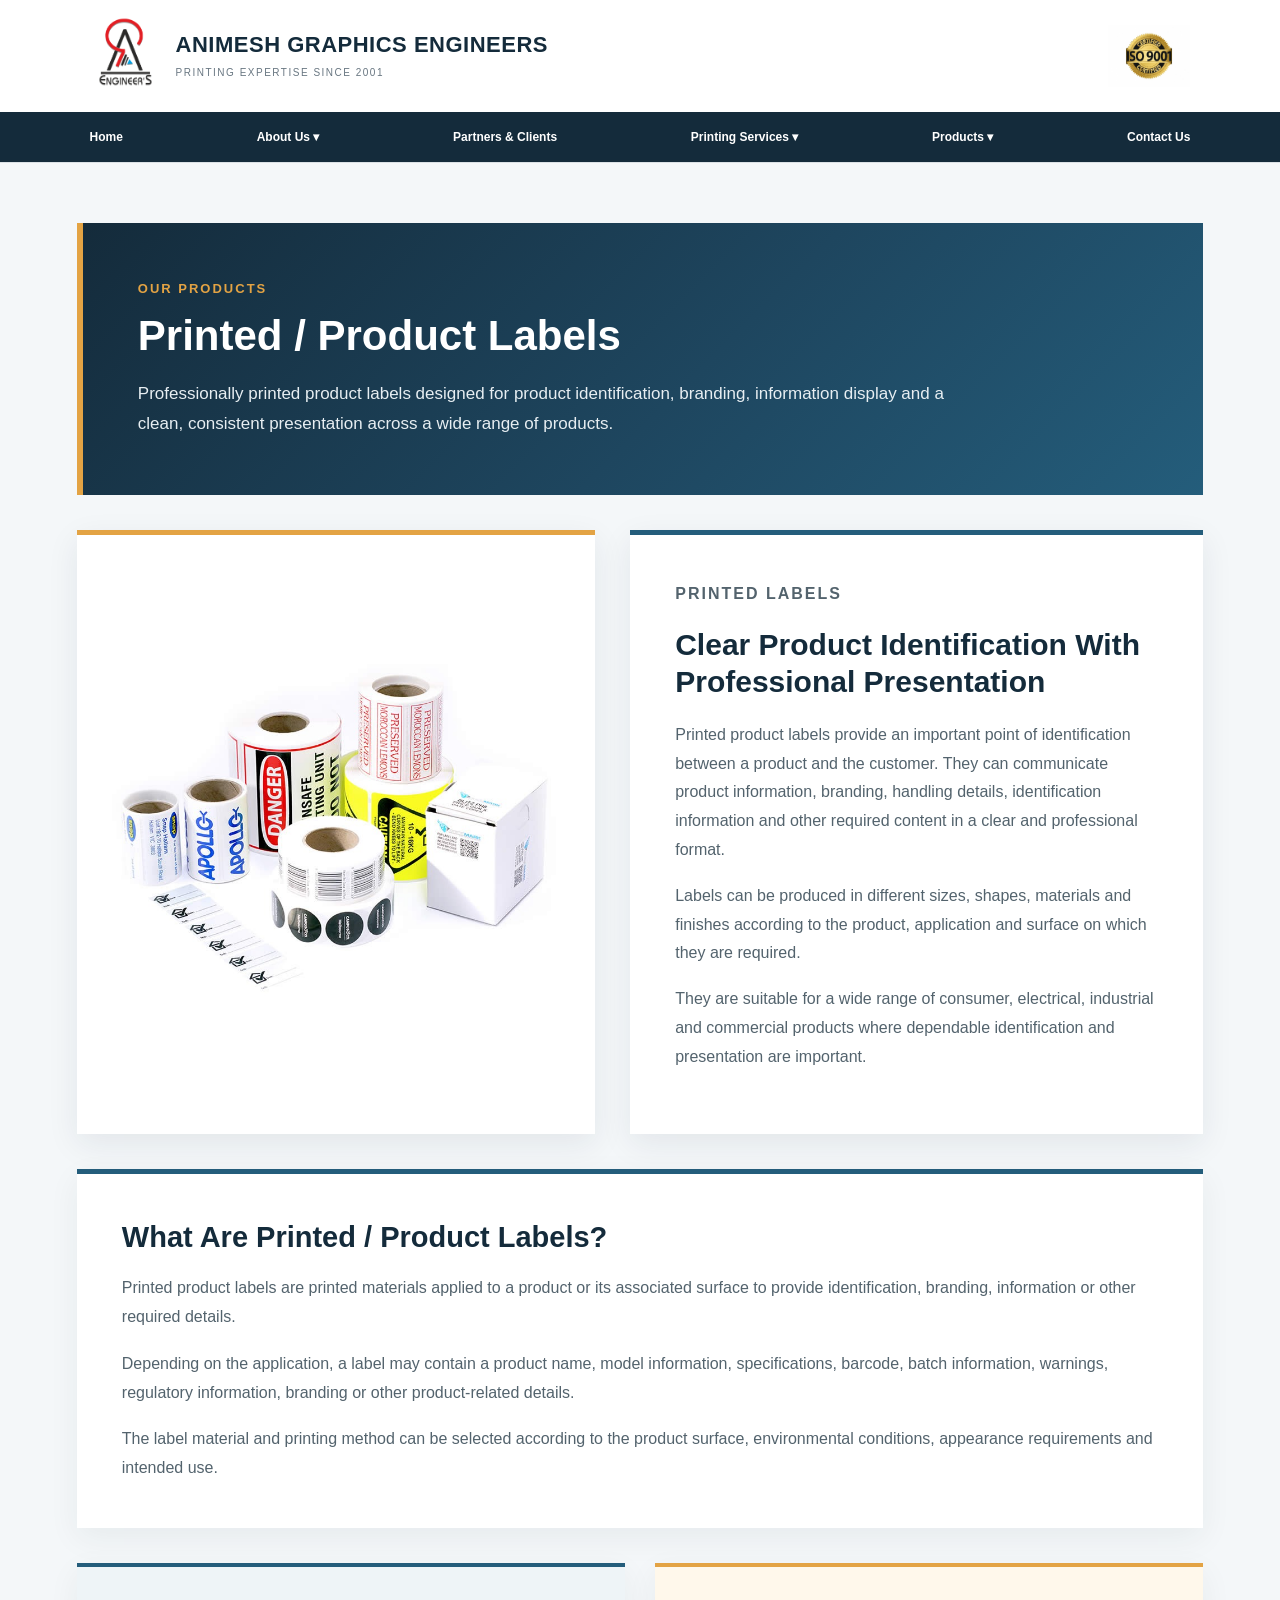
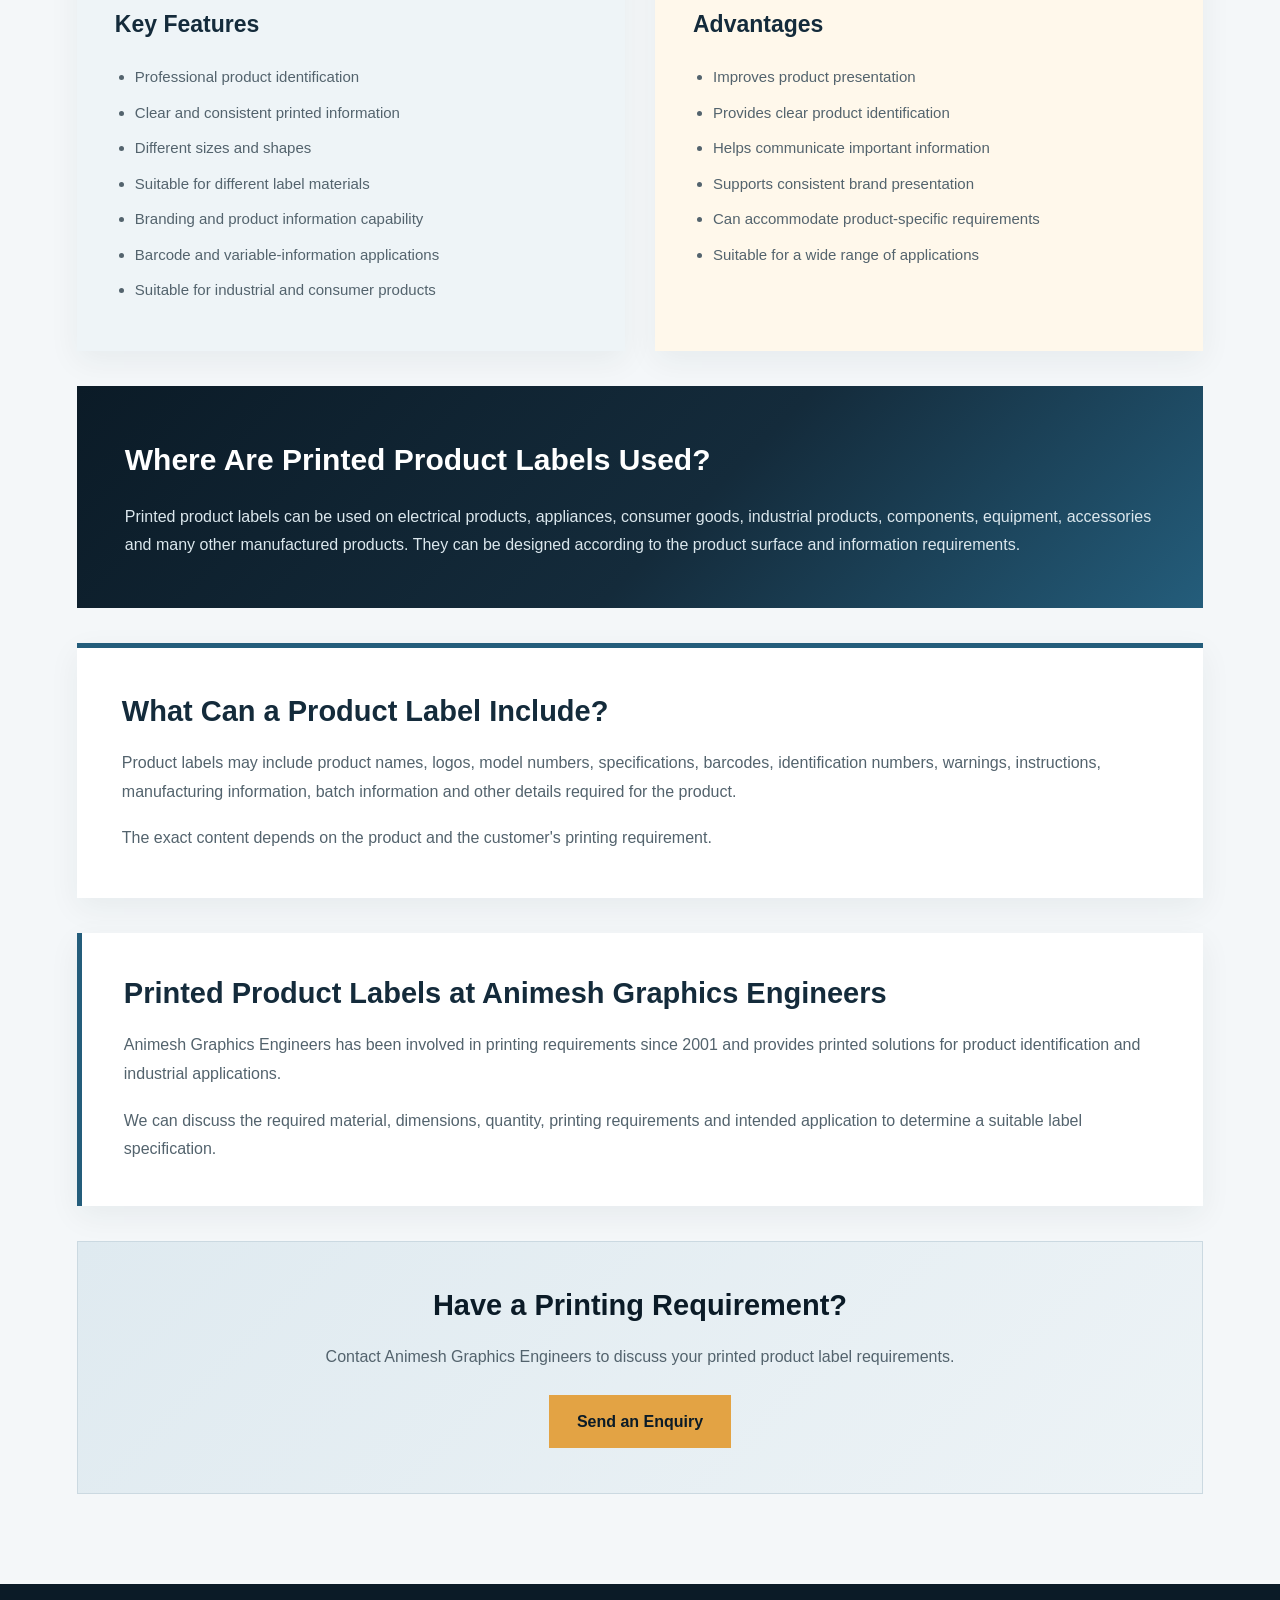
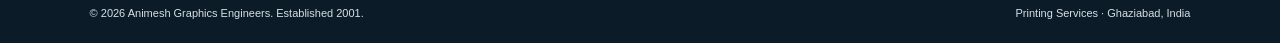
<file: products.html>
<!DOCTYPE html>
<html lang="en">
<head>
    <meta charset="UTF-8">
    <meta name="viewport" content="width=device-width, initial-scale=1.0">

    <meta name="description"
          content="Explore printed labels, plain labels, booklets, brochures, warranty cards, instruction manuals, polycarbonate stickers, special film labels, mono-cartons, thermal transfer ribbons and graphic overlay stickers from Animesh Graphics Engineers.">

    <title>Products | Animesh Graphics Engineers</title>

    <link rel="stylesheet" href="style.css">

    <style>

        /* =========================================================
           PRODUCTS PAGE
        ========================================================= */

        .products-page {
            background: #f4f7f9;
            padding: 60px 6% 90px;
        }

        /* =========================================================
           PRODUCT HERO
        ========================================================= */

        .product-hero {
            background: linear-gradient(
                135deg,
                #142b3b 0%,
                #1e465f 55%,
                #245d7b 100%
            );

            border-left: 6px solid #e3a344;
            padding: 55px 55px;
            margin-bottom: 35px;
            color: #ffffff;
        }

        .product-eyebrow {
            color: #e3a344;
            font-size: 13px;
            font-weight: 700;
            letter-spacing: 2px;
            margin-bottom: 12px;
            text-transform: uppercase;
        }

        .product-hero h1 {
            font-size: 42px;
            line-height: 1.15;
            margin: 0 0 18px;
            color: #ffffff;
        }

        .product-hero-intro {
            max-width: 850px;
            font-size: 17px;
            line-height: 1.8;
            color: #e7eef2;
            margin: 0;
        }

        /* =========================================================
           MAIN PRODUCT AREA
        ========================================================= */

        .product-main {
            display: grid;
            grid-template-columns: 0.95fr 1.05fr;
            gap: 35px;
            align-items: stretch;
            margin-bottom: 35px;
        }

        .product-image-box {
            background: #ffffff;
            border-top: 5px solid #e3a344;
            min-height: 430px;
            display: flex;
            align-items: center;
            justify-content: center;
            padding: 35px;
            box-shadow: 0 10px 30px rgba(20, 43, 59, 0.08);
        }

        .product-image-box img {
            width: 100%;
            height: 390px;
            object-fit: contain;
            display: block;
        }

        .product-content {
            background: #ffffff;
            border-top: 5px solid #245d7b;
            padding: 45px;
            box-shadow: 0 10px 30px rgba(20, 43, 59, 0.08);
        }

        .product-content h2 {
            color: #142b3b;
            font-size: 30px;
            line-height: 1.25;
            margin: 0 0 20px;
        }

        .product-content p {
            color: #53636d;
            font-size: 16px;
            line-height: 1.8;
            margin: 0 0 17px;
        }

        /* =========================================================
           GENERAL SECTIONS
        ========================================================= */

        .product-section {
            background: #ffffff;
            border-top: 5px solid #245d7b;
            padding: 45px;
            margin-bottom: 35px;
            box-shadow: 0 10px 30px rgba(20, 43, 59, 0.06);
        }

        .product-section h2,
        .product-columns h2,
        .product-why h2,
        .product-enquiry h2 {
            color: #142b3b;
            font-size: 29px;
            line-height: 1.3;
            margin: 0 0 18px;
        }

        .product-section p {
            color: #53636d;
            font-size: 16px;
            line-height: 1.8;
            margin: 0;
        }

        .product-section p + p {
            margin-top: 18px;
        }

        /* =========================================================
           TWO CARDS
        ========================================================= */

        .product-columns {
            display: grid;
            grid-template-columns: 1fr 1fr;
            gap: 30px;
            margin-bottom: 35px;
        }

        .product-info-card {
            padding: 38px;
            box-shadow: 0 10px 30px rgba(20, 43, 59, 0.06);
        }

        .product-info-card:first-child {
            background: #eef4f7;
            border-top: 4px solid #245d7b;
        }

        .product-info-card:last-child {
            background: #fff8eb;
            border-top: 4px solid #e3a344;
        }

        .product-info-card h3 {
            color: #142b3b;
            font-size: 23px;
            margin: 0 0 20px;
        }

        .product-info-card ul {
            margin: 0;
            padding-left: 20px;
        }

        .product-info-card li {
            color: #53636d;
            font-size: 15px;
            line-height: 1.7;
            margin-bottom: 10px;
        }

        /* =========================================================
           APPLICATION SECTION
        ========================================================= */

        .product-application {
            background: linear-gradient(
                135deg,
                #0b1b27 0%,
                #142b3b 55%,
                #245d7b 100%
            );

            padding: 48px;
            margin-bottom: 35px;
            color: #ffffff;
        }

        .product-application h2 {
            color: #ffffff;
            font-size: 30px;
            margin: 0 0 18px;
        }

        .product-application p {
            color: #dbe7ed;
            font-size: 16px;
            line-height: 1.8;
            margin: 0;
        }

        /* =========================================================
           WHY ANIMESH
        ========================================================= */

        .product-why {
            background: #ffffff;
            border-left: 5px solid #245d7b;
            padding: 42px;
            margin-bottom: 35px;
            box-shadow: 0 10px 30px rgba(20, 43, 59, 0.06);
        }

        .product-why p {
            color: #53636d;
            font-size: 16px;
            line-height: 1.8;
            margin: 0;
        }

        .product-why p + p {
            margin-top: 18px;
        }

        /* =========================================================
           ENQUIRY
        ========================================================= */

        .product-enquiry {
            background: linear-gradient(
                135deg,
                #dfeaf0 0%,
                #edf3f6 100%
            );

            border: 1px solid #cbd9e1;
            padding: 45px;
            text-align: center;
        }

        .product-enquiry h2 {
            color: #0b1b27;
        }

        .product-enquiry p {
            color: #53636d;
            font-size: 16px;
            line-height: 1.7;
            margin: 0 auto 25px;
            max-width: 750px;
        }

        .product-enquiry a {
            display: inline-block;
            background: #e3a344;
            color: #0b1b27;
            padding: 13px 28px;
            text-decoration: none;
            font-weight: 700;
            transition: background 0.3s ease, transform 0.2s ease;
        }

        .product-enquiry a:hover {
            background: #245d7b;
            color: #ffffff;
            transform: translateY(-2px);
        }

        /* =========================================================
           PRODUCT TABS
        ========================================================= */

        .product-item {
            display: none;
        }

        .product-item.active {
            display: block;
        }

        /* =========================================================
           RESPONSIVE
        ========================================================= */

        @media (max-width: 900px) {

            .product-main {
                grid-template-columns: 1fr;
            }

            .product-columns {
                grid-template-columns: 1fr;
            }

            .product-hero {
                padding: 40px 30px;
            }

            .product-hero h1 {
                font-size: 34px;
            }

            .product-content,
            .product-section,
            .product-info-card,
            .product-application,
            .product-why,
            .product-enquiry {
                padding: 30px;
            }

        }

        @media (max-width: 600px) {

            .products-page {
                padding: 35px 4% 60px;
            }

            .product-hero h1 {
                font-size: 29px;
            }

            .product-hero-intro {
                font-size: 15px;
            }

            .product-image-box {
                min-height: 300px;
                padding: 20px;
            }

            .product-image-box img {
                height: 270px;
            }

        }

    </style>
</head>


<body>


<!-- =========================================================
     HEADER
========================================================= -->

<header class="site-header">

    <div class="header-top">

        <div class="company-name">

            <a href="index.html">
                <img src="images/logo.png"
                     alt="Animesh Graphics Engineers logo">
            </a>

            <div>
                <h2>ANIMESH GRAPHICS ENGINEERS</h2>
                <p>PRINTING EXPERTISE SINCE 2001</p>
            </div>

        </div>

        <a class="iso-badge" href="awards.html">
            <img src="images/iso-9001.png"
                 alt="ISO 9001 certification badge">
        </a>

    </div>


    <div class="header-nav">

        <nav>

            <a href="index.html">
                Home
            </a>


            <div class="dropdown">

                <a href="about.html">
                    About Us ▾
                </a>

                <div class="dropdown-menu">

                    <a href="about.html#company-overview">
                        Company Overview
                    </a>

                    <a href="about.html#our-experience">
                        Our Experience
                    </a>

                    <a href="about.html#quality-commitment">
                        Quality &amp; Commitment
                    </a>

                </div>

            </div>


            <a href="partners.html">
                Partners &amp; Clients
            </a>


            <div class="dropdown">

                <a href="services.html">
                    Printing Services ▾
                </a>

                <div class="dropdown-menu">

                    <a href="services.html#offset">
                        Offset Printing
                    </a>

                    <a href="services.html#digital">
                        Digital Printing
                    </a>

                    <a href="services.html#flexo">
                        Flexo Printing
                    </a>

                    <a href="services.html#screen">
                        Screen Printing
                    </a>

                </div>

            </div>


            <!-- PRODUCTS DROPDOWN -->

            <div class="dropdown">

                <a href="products.html">
                    Products ▾
                </a>

                <div class="dropdown-menu">

                    <a href="products.html#printed-product-labels">
                        Printed / Product Labels
                    </a>

                    <a href="products.html#plain-labels">
                        Plain Labels
                    </a>

                    <a href="products.html#booklets">
                        Booklets
                    </a>

                    <a href="products.html#brochures">
                        Brochures
                    </a>

                    <a href="products.html#warranty-cards">
                        Warranty Cards
                    </a>

                    <a href="products.html#instruction-manuals">
                        Instruction Manuals
                    </a>

                    <a href="products.html#polycarbonate-stickers">
                        Polycarbonate Stickers
                    </a>

                    <a href="products.html#polyester-special-film-labels">
                        Polyester And Special Film Labels
                    </a>

                    <a href="products.html#mono-cartons">
                        Mono-cartons
                    </a>

                    <a href="products.html#thermal-transfer-ribbons">
                        Thermal Transfer Ribbons
                    </a>

                    <a href="products.html#graphic-overlay-stickers">
                        Graphic Overlay Stickers
                    </a>

                </div>

            </div>

            <a href="contact.html">
                Contact Us
            </a>

        </nav>

    </div>

</header>


<!-- =========================================================
     PRODUCTS
========================================================= -->

<main class="products-page">


<!-- =========================================================
     1. PRINTED / PRODUCT LABELS
========================================================= -->

<section class="product-item"
         id="printed-product-labels">

    <div class="product-hero">

        <p class="product-eyebrow">
            OUR PRODUCTS
        </p>

        <h1>
            Printed / Product Labels
        </h1>

        <p class="product-hero-intro">
            Professionally printed product labels designed for product
            identification, branding, information display and a clean,
            consistent presentation across a wide range of products.
        </p>

    </div>


    <div class="product-main">

        <div class="product-image-box">

            <img src="images/printed-product-label.jpeg"
                 alt="Printed and product labels">

        </div>


        <div class="product-content">

            <p class="product-eyebrow">
                PRINTED LABELS
            </p>

            <h2>
                Clear Product Identification With Professional Presentation
            </h2>

            <p>
                Printed product labels provide an important point of
                identification between a product and the customer. They
                can communicate product information, branding, handling
                details, identification information and other required
                content in a clear and professional format.
            </p>

            <p>
                Labels can be produced in different sizes, shapes,
                materials and finishes according to the product,
                application and surface on which they are required.
            </p>

            <p>
                They are suitable for a wide range of consumer,
                electrical, industrial and commercial products where
                dependable identification and presentation are important.
            </p>

        </div>

    </div>


    <div class="product-section">

        <h2>
            What Are Printed / Product Labels?
        </h2>

        <p>
            Printed product labels are printed materials applied to a
            product or its associated surface to provide identification,
            branding, information or other required details.
        </p>

        <p>
            Depending on the application, a label may contain a product
            name, model information, specifications, barcode, batch
            information, warnings, regulatory information, branding or
            other product-related details.
        </p>

        <p>
            The label material and printing method can be selected
            according to the product surface, environmental conditions,
            appearance requirements and intended use.
        </p>

    </div>


    <div class="product-columns">

        <div class="product-info-card">

            <h3>
                Key Features
            </h3>

            <ul>
                <li>Professional product identification</li>
                <li>Clear and consistent printed information</li>
                <li>Different sizes and shapes</li>
                <li>Suitable for different label materials</li>
                <li>Branding and product information capability</li>
                <li>Barcode and variable-information applications</li>
                <li>Suitable for industrial and consumer products</li>
            </ul>

        </div>


        <div class="product-info-card">

            <h3>
                Advantages
            </h3>

            <ul>
                <li>Improves product presentation</li>
                <li>Provides clear product identification</li>
                <li>Helps communicate important information</li>
                <li>Supports consistent brand presentation</li>
                <li>Can accommodate product-specific requirements</li>
                <li>Suitable for a wide range of applications</li>
            </ul>

        </div>

    </div>


    <div class="product-application">

        <h2>
            Where Are Printed Product Labels Used?
        </h2>

        <p>
            Printed product labels can be used on electrical products,
            appliances, consumer goods, industrial products, components,
            equipment, accessories and many other manufactured products.
            They can be designed according to the product surface and
            information requirements.
        </p>

    </div>


    <div class="product-section">

        <h2>
            What Can a Product Label Include?
        </h2>

        <p>
            Product labels may include product names, logos, model
            numbers, specifications, barcodes, identification numbers,
            warnings, instructions, manufacturing information, batch
            information and other details required for the product.
        </p>

        <p>
            The exact content depends on the product and the customer's
            printing requirement.
        </p>

    </div>


    <div class="product-why">

        <h2>
            Printed Product Labels at Animesh Graphics Engineers
        </h2>

        <p>
            Animesh Graphics Engineers has been involved in printing
            requirements since 2001 and provides printed solutions for
            product identification and industrial applications.
        </p>

        <p>
            We can discuss the required material, dimensions, quantity,
            printing requirements and intended application to determine
            a suitable label specification.
        </p>

    </div>


    <div class="product-enquiry">

        <h2>
            Have a Printing Requirement?
        </h2>

        <p>
            Contact Animesh Graphics Engineers to discuss your
            printed product label requirements.
        </p>

        <a href="contact.html">
            Send an Enquiry
        </a>

    </div>

</section>


<!-- =========================================================
     2. PLAIN LABELS
========================================================= -->

<section class="product-item"
         id="plain-labels">

    <div class="product-hero">

        <p class="product-eyebrow">
            OUR PRODUCTS
        </p>

        <h1>
            Plain Labels
        </h1>

        <p class="product-hero-intro">
            Clean and functional plain labels designed for identification,
            coding, barcode printing, inventory marking and applications
            where variable information may be added separately.
        </p>

    </div>


    <div class="product-main">

        <div class="product-image-box">

            <img src="images/plain labels.jpeg"
                 alt="Plain Labels">

        </div>


        <div class="product-content">

            <p class="product-eyebrow">
                PLAIN LABELS
            </p>

            <h2>
                Simple, Clean and Functional Labelling
            </h2>

            <p>
                Plain labels are blank or largely unprinted labels designed
                for identification, coding, marking and variable information
                applications.
            </p>

            <p>
                They provide a clean label surface on which information can
                be added later using compatible printing, coding or marking
                equipment.
            </p>

            <p>
                Plain labels are particularly useful where product,
                batch, barcode or inventory information changes regularly.
            </p>

        </div>

    </div>


    <div class="product-section">

        <h2>
            What Are Plain Labels?
        </h2>

        <p>
            Plain labels are blank labels supplied for applications where
            information is added separately or where only basic
            identification is required.
        </p>

        <p>
            They can be produced in different sizes and shapes and may be
            supplied in suitable formats depending on the customer's
            application and equipment.
        </p>

        <p>
            These labels can be used with compatible barcode printers,
            thermal transfer printers, direct thermal systems and other
            variable-data printing equipment.
        </p>

    </div>


    <div class="product-columns">

        <div class="product-info-card">

            <h3>
                Key Features
            </h3>

            <ul>
                <li>Clean and uniform label surface</li>
                <li>Different shapes and sizes</li>
                <li>Suitable for variable information</li>
                <li>Suitable for barcode applications</li>
                <li>Useful for roll-based labelling</li>
                <li>Compatible with selected coding systems</li>
            </ul>

        </div>


        <div class="product-info-card">

            <h3>
                Advantages
            </h3>

            <ul>
                <li>Simple and practical labelling solution</li>
                <li>Allows information to be added when required</li>
                <li>Useful for changing product information</li>
                <li>Suitable for batch and lot identification</li>
                <li>Useful for inventory and warehouse marking</li>
                <li>Flexible for variable-data applications</li>
            </ul>

        </div>

    </div>


    <div class="product-application">

        <h2>
            Where Are Plain Labels Used?
        </h2>

        <p>
            Plain labels are commonly used in manufacturing, warehousing,
            logistics, inventory management, retail and other commercial
            operations requiring product or material identification.
        </p>

    </div>


    <div class="product-section">

        <h2>
            Typical Applications
        </h2>

        <p>
            <strong>Product Identification:</strong>
            Used for identifying products before or during variable
            information printing.
        </p>

        <p>
            <strong>Barcode Labelling:</strong>
            Suitable for compatible barcode printing systems.
        </p>

        <p>
            <strong>Batch &amp; Lot Identification:</strong>
            Useful where production information changes from batch to batch.
        </p>

        <p>
            <strong>Warehouse &amp; Logistics:</strong>
            Useful for identification and tracking of materials,
            cartons, containers and inventory.
        </p>

    </div>


    <div class="product-why">

        <h2>
            Plain Labels from Animesh Graphics Engineers
        </h2>

        <p>
            Animesh Graphics Engineers provides printing solutions for
            identification and labelling requirements.
        </p>

        <p>
            Label size, material, quantity and intended application can
            be discussed to determine a suitable specification.
        </p>

    </div>


    <div class="product-enquiry">

        <h2>
            Have a Plain Label Requirement?
        </h2>

        <p>
            Contact Animesh Graphics Engineers to discuss your plain
            label requirements.
        </p>

        <a href="contact.html">
            Send an Enquiry
        </a>

    </div>

</section>


<!-- =========================================================
     3. BOOKLETS
========================================================= -->

<section class="product-item"
         id="booklets">

    <div class="product-hero">

        <p class="product-eyebrow">
            OUR PRODUCTS
        </p>

        <h1>
            Booklets
        </h1>

        <p class="product-hero-intro">
            Professionally printed booklets for product information,
            instructions, catalogues, promotional communication and
            organised multi-page printed content.
        </p>

    </div>


    <div class="product-main">

        <div class="product-image-box">

            <img src="images/booklet.jpg"
                 alt="Printed Booklets">

        </div>


        <div class="product-content">

            <p class="product-eyebrow">
                BOOKLETS
            </p>

            <h2>
                Compact Multi-Page Printed Information
            </h2>

            <p>
                Booklets provide a practical way of presenting multiple
                pages of organised information in a compact printed format.
            </p>

            <p>
                They can be used for product information, instructions,
                catalogues, promotional material, technical information
                and other applications requiring more information than
                can comfortably fit on a single sheet.
            </p>

            <p>
                Booklet format, page count, paper selection, printing and
                finishing can be considered according to the intended use.
            </p>

        </div>

    </div>


    <div class="product-section">

        <h2>
            What Are Printed Booklets?
        </h2>

        <p>
            A booklet is a collection of printed pages assembled into a
            compact document. It provides an organised format for presenting
            information, images, instructions or promotional content.
        </p>

        <p>
            Booklets are useful where information needs to be presented
            sequentially across multiple pages while remaining easy to
            handle and distribute.
        </p>

    </div>


    <div class="product-columns">

        <div class="product-info-card">

            <h3>
                Key Features
            </h3>

            <ul>
                <li>Multi-page printed format</li>
                <li>Organised presentation of information</li>
                <li>Suitable for text and images</li>
                <li>Different page counts</li>
                <li>Different paper options</li>
                <li>Suitable for product and industrial applications</li>
            </ul>

        </div>


        <div class="product-info-card">

            <h3>
                Advantages
            </h3>

            <ul>
                <li>Compact information format</li>
                <li>Easy to distribute and store</li>
                <li>Allows detailed product information</li>
                <li>Useful for instructional content</li>
                <li>Professional presentation</li>
                <li>Suitable for promotional communication</li>
            </ul>

        </div>

    </div>


    <div class="product-application">

        <h2>
            Where Are Booklets Used?
        </h2>

        <p>
            Booklets are used for product information, user information,
            promotional communication, catalogues, company information,
            technical material, service information and other multi-page
            printed requirements.
        </p>

    </div>


    <div class="product-section">

        <h2>
            Typical Applications
        </h2>

        <p>
            <strong>Product Information:</strong>
            Present product specifications, features and information.
        </p>

        <p>
            <strong>Instructional Material:</strong>
            Provide organised information for operating or using products.
        </p>

        <p>
            <strong>Catalogues:</strong>
            Present multiple products or product categories.
        </p>

        <p>
            <strong>Promotional Material:</strong>
            Communicate company, product or service information.
        </p>

    </div>


    <div class="product-why">

        <h2>
            Booklets from Animesh Graphics Engineers
        </h2>

        <p>
            We provide printed booklet solutions according to the required
            page size, page count, paper, quantity and intended application.
        </p>

    </div>


    <div class="product-enquiry">

        <h2>
            Have a Booklet Requirement?
        </h2>

        <p>
            Contact us to discuss your booklet printing requirement.
        </p>

        <a href="contact.html">
            Send an Enquiry
        </a>

    </div>

</section>


<!-- =========================================================
     4. BROCHURES
========================================================= -->

<section class="product-item"
         id="brochures">

    <div class="product-hero">

        <p class="product-eyebrow">
            OUR PRODUCTS
        </p>

        <h1>
            Brochures
        </h1>

        <p class="product-hero-intro">
            Professionally printed brochures designed to communicate
            products, services, company information and promotional
            messages in a clear and attractive format.
        </p>

    </div>


    <div class="product-main">

        <div class="product-image-box">

            <img src="images/brochure.png"
                 alt="Printed Brochures">

        </div>


        <div class="product-content">

            <p class="product-eyebrow">
                BROCHURES
            </p>

            <h2>
                Clear and Professional Product Communication
            </h2>

            <p>
                Brochures provide a flexible printed format for presenting
                products, services, company information and promotional
                communication.
            </p>

            <p>
                They can combine text, images, product details and
                branding to create an organised printed communication
                piece.
            </p>

            <p>
                Brochure size, paper, folding format and finishing can
                be selected according to the intended application.
            </p>

        </div>

    </div>


    <div class="product-section">

        <h2>
            What Are Printed Brochures?
        </h2>

        <p>
            A brochure is a printed communication material designed to
            present information in a compact and visually organised format.
        </p>

        <p>
            Brochures are commonly used when a company or product requires
            more space for information than a simple flyer or single sheet.
        </p>

    </div>


    <div class="product-columns">

        <div class="product-info-card">

            <h3>
                Key Features
            </h3>

            <ul>
                <li>Professional printed presentation</li>
                <li>Text and image integration</li>
                <li>Different folding formats</li>
                <li>Different paper options</li>
                <li>Suitable for product information</li>
                <li>Suitable for promotional communication</li>
            </ul>

        </div>


        <div class="product-info-card">

            <h3>
                Advantages
            </h3>

            <ul>
                <li>Compact communication format</li>
                <li>Easy to distribute</li>
                <li>Supports strong visual presentation</li>
                <li>Can communicate detailed information</li>
                <li>Useful for product promotion</li>
                <li>Professional company presentation</li>
            </ul>

        </div>

    </div>


    <div class="product-application">

        <h2>
            Where Are Brochures Used?
        </h2>

        <p>
            Brochures can be used by manufacturers, businesses,
            distributors, service providers and organisations for
            product communication, company profiles, promotional
            activities and customer information.
        </p>

    </div>


    <div class="product-section">

        <h2>
            Typical Applications
        </h2>

        <p>
            <strong>Product Promotion:</strong>
            Present product features, specifications and benefits.
        </p>

        <p>
            <strong>Company Information:</strong>
            Communicate company capabilities and services.
        </p>

        <p>
            <strong>Sales Support:</strong>
            Provide printed product information to customers and prospects.
        </p>

        <p>
            <strong>Events &amp; Exhibitions:</strong>
            Useful as professional printed communication material.
        </p>

    </div>


    <div class="product-why">

        <h2>
            Brochures from Animesh Graphics Engineers
        </h2>

        <p>
            We provide brochure printing according to the required size,
            paper, folding format, quantity and presentation requirements.
        </p>

    </div>


    <div class="product-enquiry">

        <h2>
            Have a Brochure Requirement?
        </h2>

        <p>
            Contact us to discuss your brochure printing requirement.
        </p>

        <a href="contact.html">
            Send an Enquiry
        </a>

    </div>

</section>


<!-- =========================================================
     5. WARRANTY CARDS
========================================================= -->

<section class="product-item"
         id="warranty-cards">

    <div class="product-hero">

        <p class="product-eyebrow">
            OUR PRODUCTS
        </p>

        <h1>
            Warranty Cards
        </h1>

        <p class="product-hero-intro">
            Professionally printed warranty cards designed to accompany
            products with warranty information, customer details,
            product identification and service-related information.
        </p>

    </div>


    <div class="product-main">

        <div class="product-image-box">

            <img src="images/warranty card.jpg"
                 alt="Printed Warranty Cards">

        </div>


        <div class="product-content">

            <p class="product-eyebrow">
                WARRANTY CARDS
            </p>

            <h2>
                Product Support Information in a Professional Format
            </h2>

            <p>
                Warranty cards are printed materials supplied with products
                to communicate warranty terms, product information and
                customer-related details.
            </p>

            <p>
                They can be designed to accommodate product identification,
                serial numbers, purchase details, warranty conditions and
                other information required by the manufacturer.
            </p>

            <p>
                Clear printing and organised information are important
                because warranty cards can remain associated with the
                product throughout its service life.
            </p>

        </div>

    </div>


    <div class="product-section">

        <h2>
            What Are Warranty Cards?
        </h2>

        <p>
            Warranty cards are printed documents supplied with products
            to communicate warranty-related information and provide a
            structured format for recording relevant product or customer
            details.
        </p>

        <p>
            Their exact content and format depend on the product,
            manufacturer's requirements and warranty process.
        </p>

    </div>


    <div class="product-columns">

        <div class="product-info-card">

            <h3>
                Key Features
            </h3>

            <ul>
                <li>Clear warranty information</li>
                <li>Product identification fields</li>
                <li>Customer information fields</li>
                <li>Serial or model information</li>
                <li>Professional printed format</li>
                <li>Suitable for product documentation</li>
            </ul>

        </div>


        <div class="product-info-card">

            <h3>
                Advantages
            </h3>

            <ul>
                <li>Supports organised warranty documentation</li>
                <li>Provides a professional customer experience</li>
                <li>Keeps warranty information with the product</li>
                <li>Can accommodate manufacturer-specific information</li>
                <li>Useful across different product categories</li>
            </ul>

        </div>

    </div>


    <div class="product-application">

        <h2>
            Where Are Warranty Cards Used?
        </h2>

        <p>
            Warranty cards can be supplied with electrical appliances,
            consumer products, equipment, electronics, accessories and
            other products where warranty information is provided.
        </p>

    </div>


    <div class="product-section">

        <h2>
            Typical Information
        </h2>

        <p>
            Warranty cards may contain product name, model number, serial
            number, purchase date, customer information, warranty terms,
            service information and other manufacturer-specific details.
        </p>

    </div>


    <div class="product-why">

        <h2>
            Warranty Cards from Animesh Graphics Engineers
        </h2>

        <p>
            We provide printed warranty card solutions based on the
            required size, paper, artwork, information fields and quantity.
        </p>

    </div>


    <div class="product-enquiry">

        <h2>
            Have a Warranty Card Requirement?
        </h2>

        <p>
            Contact us to discuss your warranty card printing requirement.
        </p>

        <a href="contact.html">
            Send an Enquiry
        </a>

    </div>

</section>


<!-- =========================================================
     6. INSTRUCTION MANUALS
========================================================= -->

<section class="product-item"
         id="instruction-manuals">

    <div class="product-hero">

        <p class="product-eyebrow">
            OUR PRODUCTS
        </p>

        <h1>
            Instruction Manuals
        </h1>

        <p class="product-hero-intro">
            Professionally printed instruction manuals for product
            operation, installation, safety information, maintenance
            guidance and other essential product instructions.
        </p>

    </div>


    <div class="product-main">

        <div class="product-image-box">

            <img src="images/instruction-manual-printing.png"
                 alt="Printed Instruction Manuals">

        </div>


        <div class="product-content">

            <p class="product-eyebrow">
                INSTRUCTION MANUALS
            </p>

            <h2>
                Clear Printed Guidance for Product Users
            </h2>

            <p>
                Instruction manuals provide users with organised information
                required to understand, operate, install, maintain or safely
                use a product.
            </p>

            <p>
                They can contain written instructions, diagrams, technical
                information, warnings, specifications and other information
                required by the manufacturer.
            </p>

            <p>
                Clear layout and reliable printing are important because
                manuals often contain information that users need to refer
                to throughout the product's use.
            </p>

        </div>

    </div>


    <div class="product-section">

        <h2>
            What Are Instruction Manuals?
        </h2>

        <p>
            Instruction manuals are printed documents that provide users
            with information about the correct use, operation, installation,
            maintenance or handling of a product.
        </p>

        <p>
            Their content and structure depend on the product and the
            manufacturer's requirements.
        </p>

    </div>


    <div class="product-columns">

        <div class="product-info-card">

            <h3>
                Key Features
            </h3>

            <ul>
                <li>Multi-page information format</li>
                <li>Clear instructional content</li>
                <li>Suitable for text and diagrams</li>
                <li>Product-specific information</li>
                <li>Safety and warning information</li>
                <li>Suitable for industrial and consumer products</li>
            </ul>

        </div>


        <div class="product-info-card">

            <h3>
                Advantages
            </h3>

            <ul>
                <li>Provides organised product guidance</li>
                <li>Improves information accessibility</li>
                <li>Supports safe product operation</li>
                <li>Can contain detailed technical information</li>
                <li>Professional documentation for products</li>
            </ul>

        </div>

    </div>


    <div class="product-application">

        <h2>
            Where Are Instruction Manuals Used?
        </h2>

        <p>
            Instruction manuals are commonly supplied with electrical
            appliances, consumer products, equipment, machinery,
            electronics and other products requiring user guidance.
        </p>

    </div>


    <div class="product-section">

        <h2>
            Typical Manual Content
        </h2>

        <p>
            Manuals may contain operating instructions, installation
            instructions, safety warnings, maintenance information,
            troubleshooting information, product specifications,
            diagrams and other product-specific content.
        </p>

    </div>


    <div class="product-why">

        <h2>
            Instruction Manuals from Animesh Graphics Engineers
        </h2>

        <p>
            We provide printed manual solutions according to the required
            size, page count, paper, artwork, quantity and application.
        </p>

        <p>
            Our experience includes printing manuals for products where
            clear and dependable printed information is required.
        </p>

    </div>


    <div class="product-enquiry">

        <h2>
            Have an Instruction Manual Requirement?
        </h2>

        <p>
            Contact us to discuss your instruction manual printing
            requirement.
        </p>

        <a href="contact.html">
            Send an Enquiry
        </a>

    </div>

</section>


<!-- =========================================================
     7. POLYCARBONATE STICKERS
========================================================= -->

<section class="product-item"
         id="polycarbonate-stickers">

    <div class="product-hero">

        <p class="product-eyebrow">
            OUR PRODUCTS
        </p>

        <h1>
            Polycarbonate Stickers
        </h1>

        <p class="product-hero-intro">
            Durable printed polycarbonate stickers designed for product
            identification, control interfaces, equipment markings and
            applications requiring a robust printed surface.
        </p>

    </div>


    <div class="product-main">

        <div class="product-image-box">

            <img src="images/polycarbonate-sticker.jpg"
                 alt="Polycarbonate Stickers">

        </div>


        <div class="product-content">

            <p class="product-eyebrow">
                POLYCARBONATE STICKERS
            </p>

            <h2>
                Durable Printed Surfaces for Product Applications
            </h2>

            <p>
                Polycarbonate stickers are printed film-based products
                used where durability, clean appearance and resistance
                to regular handling are important.
            </p>

            <p>
                They are suitable for equipment, electrical products,
                control surfaces, identification applications and other
                products requiring a more robust printed material.
            </p>

            <p>
                Material selection and construction can be considered
                according to the intended product application.
            </p>

        </div>

    </div>


    <div class="product-section">

        <h2>
            What Are Polycarbonate Stickers?
        </h2>

        <p>
            Polycarbonate stickers use polycarbonate film as the printed
            material. The film provides a smooth and durable surface
            suitable for various industrial and product applications.
        </p>

        <p>
            They can be printed with required graphics, text, symbols,
            identification information or other artwork.
        </p>

    </div>


    <div class="product-columns">

        <div class="product-info-card">

            <h3>
                Key Features
            </h3>

            <ul>
                <li>Durable film-based construction</li>
                <li>Clean professional appearance</li>
                <li>Suitable for printed graphics and text</li>
                <li>Useful for equipment applications</li>
                <li>Suitable for product identification</li>
                <li>Can be produced in different shapes and sizes</li>
            </ul>

        </div>


        <div class="product-info-card">

            <h3>
                Advantages
            </h3>

            <ul>
                <li>Suitable for regular handling</li>
                <li>Professional product appearance</li>
                <li>Useful for industrial applications</li>
                <li>Supports detailed printed graphics</li>
                <li>Suitable for product-specific designs</li>
            </ul>

        </div>

    </div>


    <div class="product-application">

        <h2>
            Where Are Polycarbonate Stickers Used?
        </h2>

        <p>
            They can be used on electrical equipment, appliances,
            industrial equipment, control surfaces, product housings
            and other applications where a durable printed film is required.
        </p>

    </div>


    <div class="product-section">

        <h2>
            Typical Applications
        </h2>

        <p>
            <strong>Equipment Identification:</strong>
            Product information and identification markings.
        </p>

        <p>
            <strong>Control Surfaces:</strong>
            Printed information and graphical elements on equipment.
        </p>

        <p>
            <strong>Electrical Products:</strong>
            Product-specific identification and graphical requirements.
        </p>

    </div>


    <div class="product-why">

        <h2>
            Polycarbonate Stickers from Animesh Graphics Engineers
        </h2>

        <p>
            We provide printed film solutions according to product
            requirements, dimensions, artwork, quantity and intended use.
        </p>

    </div>


    <div class="product-enquiry">

        <h2>
            Have a Polycarbonate Sticker Requirement?
        </h2>

        <p>
            Contact us to discuss your polycarbonate printing requirement.
        </p>

        <a href="contact.html">
            Send an Enquiry
        </a>

    </div>

</section>


<!-- =========================================================
     8. POLYESTER AND SPECIAL FILM LABELS
========================================================= -->

<section class="product-item"
         id="polyester-special-film-labels">

    <div class="product-hero">

        <p class="product-eyebrow">
            OUR PRODUCTS
        </p>

        <h1>
            Polyester And Special Film Labels
        </h1>

        <p class="product-hero-intro">
            Printed polyester and special film labels for applications
            requiring durable, professional and application-specific
            labelling solutions.
        </p>

    </div>


    <div class="product-main">

        <div class="product-image-box">

            <img src="images/polyester.jpg"
                 alt="Polyester and Special Film Labels">

        </div>


        <div class="product-content">

            <p class="product-eyebrow">
                SPECIAL FILM LABELS
            </p>

            <h2>
                Durable Film-Based Labelling for Product Applications
            </h2>

            <p>
                Polyester and special film labels are suitable for
                applications where paper-based labels may not provide
                the required material characteristics.
            </p>

            <p>
                Film-based labels can provide a clean appearance and
                are useful for a range of product, industrial and
                identification applications.
            </p>

            <p>
                Material selection depends on the product surface,
                intended use and environmental requirements.
            </p>

        </div>

    </div>


    <div class="product-section">

        <h2>
            What Are Polyester And Special Film Labels?
        </h2>

        <p>
            These labels are produced using polyester or other suitable
            film materials selected for the intended application.
        </p>

        <p>
            They can be printed with product information, identification,
            graphics, symbols, barcodes and other required content.
        </p>

    </div>


    <div class="product-columns">

        <div class="product-info-card">

            <h3>
                Key Features
            </h3>

            <ul>
                <li>Film-based label construction</li>
                <li>Professional printed appearance</li>
                <li>Suitable for product identification</li>
                <li>Different shapes and sizes</li>
                <li>Useful for industrial applications</li>
                <li>Suitable for specialised product requirements</li>
            </ul>

        </div>


        <div class="product-info-card">

            <h3>
                Advantages
            </h3>

            <ul>
                <li>Durable material option</li>
                <li>Clean professional appearance</li>
                <li>Suitable for demanding applications</li>
                <li>Supports detailed printing</li>
                <li>Flexible for different products</li>
            </ul>

        </div>

    </div>


    <div class="product-application">

        <h2>
            Where Are Special Film Labels Used?
        </h2>

        <p>
            Polyester and special film labels can be used for electrical
            products, industrial equipment, appliances, components,
            identification requirements and other products requiring
            a film-based printed label.
        </p>

    </div>


    <div class="product-section">

        <h2>
            Typical Applications
        </h2>

        <p>
            <strong>Product Identification:</strong>
            Printed product information and identification.
        </p>

        <p>
            <strong>Industrial Applications:</strong>
            Labelling requirements for equipment and components.
        </p>

        <p>
            <strong>Specialised Surfaces:</strong>
            Applications where film material is preferred.
        </p>

    </div>


    <div class="product-why">

        <h2>
            Polyester And Special Film Labels from Animesh Graphics Engineers
        </h2>

        <p>
            We can discuss the application, dimensions, material,
            artwork and quantity to determine a suitable film-label
            printing specification.
        </p>

    </div>


    <div class="product-enquiry">

        <h2>
            Have a Special Film Label Requirement?
        </h2>

        <p>
            Contact us to discuss your polyester or special film
            label requirement.
        </p>

        <a href="contact.html">
            Send an Enquiry
        </a>

    </div>

</section>


<!-- =========================================================
     9. MONO-CARTONS
========================================================= -->

<section class="product-item"
         id="mono-cartons">

    <div class="product-hero">

        <p class="product-eyebrow">
            OUR PRODUCTS
        </p>

        <h1>
            Mono-cartons
        </h1>

        <p class="product-hero-intro">
            Printed mono-cartons designed for product presentation,
            identification and organised product information in a
            professionally printed carton format.
        </p>

    </div>


    <div class="product-main">

        <div class="product-image-box">

            <img src="images/mono cartons.jpeg"
                 alt="Printed Mono-cartons">

        </div>


        <div class="product-content">

            <p class="product-eyebrow">
                MONO-CARTONS
            </p>

            <h2>
                Printed Cartons for Product Presentation
            </h2>

            <p>
                Mono-cartons are printed folding cartons used for
                individual products and are designed to combine
                product presentation with printed information.
            </p>

            <p>
                They can carry branding, product information,
                specifications, handling information, graphics
                and other required printed content.
            </p>

            <p>
                Carton size, board specification, artwork and finishing
                can be selected according to the intended product.
            </p>

        </div>

    </div>


    <div class="product-section">

        <h2>
            What Are Mono-cartons?
        </h2>

        <p>
            Mono-cartons are individual folding cartons generally used
            to present and contain products while providing a printed
            surface for branding and information.
        </p>

        <p>
            They are designed according to the dimensions and
            requirements of the product they are intended to hold.
        </p>

    </div>


    <div class="product-columns">

        <div class="product-info-card">

            <h3>
                Key Features
            </h3>

            <ul>
                <li>Printed folding carton format</li>
                <li>Product-specific dimensions</li>
                <li>Branding and product information</li>
                <li>Professional visual presentation</li>
                <li>Suitable for different product categories</li>
                <li>Can incorporate required printed graphics</li>
            </ul>

        </div>


        <div class="product-info-card">

            <h3>
                Advantages
            </h3>

            <ul>
                <li>Professional product presentation</li>
                <li>Provides printed product information</li>
                <li>Supports brand identity</li>
                <li>Organised individual product format</li>
                <li>Can be designed according to product dimensions</li>
            </ul>

        </div>

    </div>


    <div class="product-application">

        <h2>
            Where Are Mono-cartons Used?
        </h2>

        <p>
            Mono-cartons are used for individual products across
            electrical, consumer, personal-care, industrial and
            other product categories where a printed carton is required.
        </p>

    </div>


    <div class="product-section">

        <h2>
            What Can a Mono-carton Include?
        </h2>

        <p>
            A carton may include product branding, product name,
            specifications, usage information, warnings, barcodes,
            manufacturer information and other required details.
        </p>

    </div>


    <div class="product-why">

        <h2>
            Mono-cartons from Animesh Graphics Engineers
        </h2>

        <p>
            We provide printed carton solutions according to product
            dimensions, artwork, board requirements, quantity and
            intended application.
        </p>

    </div>


    <div class="product-enquiry">

        <h2>
            Have a Mono-carton Requirement?
        </h2>

        <p>
            Contact us to discuss your mono-carton printing requirement.
        </p>

        <a href="contact.html">
            Send an Enquiry
        </a>

    </div>

</section>


<!-- =========================================================
     10. THERMAL TRANSFER RIBBONS
========================================================= -->

<section class="product-item"
         id="thermal-transfer-ribbons">

    <div class="product-hero">

        <p class="product-eyebrow">
            OUR PRODUCTS
        </p>

        <h1>
            Thermal Transfer Ribbons
        </h1>

        <p class="product-hero-intro">
            Thermal transfer ribbons used with compatible thermal transfer
            printing systems for producing variable information such as
            barcodes, product identification and coding information.
        </p>

    </div>


    <div class="product-main">

        <div class="product-image-box">

            <img src="images/thermal-transfer-ribbon.webp"
                 alt="Thermal Transfer Ribbon">

        </div>


        <div class="product-content">

            <p class="product-eyebrow">
                THERMAL TRANSFER RIBBONS
            </p>

            <h2>
                Reliable Variable-Data Printing Support
            </h2>

            <p>
                Thermal transfer ribbons are consumable printing materials
                used with compatible thermal transfer printers.
            </p>

            <p>
                They are commonly used for printing variable information
                such as barcodes, product identification, batch details,
                serial numbers and other changing information.
            </p>

            <p>
                The appropriate ribbon depends on the printer, label
                material, application and required print characteristics.
            </p>

        </div>

    </div>


    <div class="product-section">

        <h2>
            What Are Thermal Transfer Ribbons?
        </h2>

        <p>
            A thermal transfer ribbon is a coated material used in a
            thermal transfer printing process. During printing, the
            required information is transferred from the ribbon onto
            a compatible label or printing surface.
        </p>

        <p>
            They are commonly used where variable information needs to
            be printed on demand rather than being permanently pre-printed.
        </p>

    </div>


    <div class="product-columns">

        <div class="product-info-card">

            <h3>
                Typical Uses
            </h3>

            <ul>
                <li>Barcode printing</li>
                <li>Product identification</li>
                <li>Batch and lot information</li>
                <li>Serial numbers</li>
                <li>Variable product information</li>
                <li>Inventory identification</li>
            </ul>

        </div>


        <div class="product-info-card">

            <h3>
                Advantages
            </h3>

            <ul>
                <li>Suitable for variable-data printing</li>
                <li>Useful for on-demand information</li>
                <li>Supports barcode applications</li>
                <li>Useful for identification systems</li>
                <li>Works with compatible thermal transfer printers</li>
            </ul>

        </div>

    </div>


    <div class="product-application">

        <h2>
            Where Are Thermal Transfer Ribbons Used?
        </h2>

        <p>
            Thermal transfer ribbons are commonly used in manufacturing,
            warehousing, logistics, inventory control, retail and other
            operations requiring variable information printing.
        </p>

    </div>


    <div class="product-section">

        <h2>
            Choosing the Appropriate Ribbon
        </h2>

        <p>
            Ribbon selection should consider the printer being used,
            label material, application, required print quality and
            other operational requirements.
        </p>

        <p>
            The correct ribbon specification helps achieve suitable
            printing performance for the intended application.
        </p>

    </div>


    <div class="product-why">

        <h2>
            Thermal Transfer Ribbons from Animesh Graphics Engineers
        </h2>

        <p>
            We can discuss the printer type, label material and intended
            application to help determine a suitable thermal transfer
            ribbon requirement.
        </p>

    </div>


    <div class="product-enquiry">

        <h2>
            Have a Thermal Ribbon Requirement?
        </h2>

        <p>
            Contact us to discuss your thermal transfer ribbon requirement.
        </p>

        <a href="contact.html">
            Send an Enquiry
        </a>

    </div>

</section>


<!-- =========================================================
     11. GRAPHIC OVERLAY STICKERS
========================================================= -->

<section class="product-item"
         id="graphic-overlay-stickers">

    <div class="product-hero">

        <p class="product-eyebrow">
            OUR PRODUCTS
        </p>

        <h1>
            Graphic Overlay Stickers
        </h1>

        <p class="product-hero-intro">
            Professionally printed graphic overlay stickers designed for
            control panels, equipment interfaces, product surfaces and
            applications requiring clear graphical information.
        </p>

    </div>


    <div class="product-main">

        <div class="product-image-box">

            <img src="images/graphic overlay.jpg"
                 alt="Graphic Overlay Stickers">

        </div>


        <div class="product-content">

            <p class="product-eyebrow">
                GRAPHIC OVERLAY STICKERS
            </p>

            <h2>
                Printed Interfaces for Controls and Equipment
            </h2>

            <p>
                Graphic overlay stickers are printed graphical surfaces
                used to communicate buttons, symbols, operating information,
                branding and other interface-related information.
            </p>

            <p>
                They can be designed with text, symbols, graphics,
                windows and other visual elements according to the
                equipment or product interface.
            </p>

            <p>
                They are particularly useful where a professional and
                organised control or information surface is required.
            </p>

        </div>

    </div>


    <div class="product-section">

        <h2>
            What Are Graphic Overlay Stickers?
        </h2>

        <p>
            Graphic overlays are printed surfaces applied over equipment,
            control panels or product interfaces to provide graphical
            information and operating instructions.
        </p>

        <p>
            They can incorporate buttons, labels, symbols, indicators,
            product information and other graphical elements required
            by the equipment.
        </p>

    </div>


    <div class="product-columns">

        <div class="product-info-card">

            <h3>
                Key Features
            </h3>

            <ul>
                <li>Clear printed graphical information</li>
                <li>Suitable for control interfaces</li>
                <li>Symbols and operating information</li>
                <li>Product-specific artwork</li>
                <li>Different shapes and sizes</li>
                <li>Professional equipment appearance</li>
            </ul>

        </div>


        <div class="product-info-card">

            <h3>
                Advantages
            </h3>

            <ul>
                <li>Organises control information clearly</li>
                <li>Improves product interface presentation</li>
                <li>Supports product-specific designs</li>
                <li>Provides clear visual communication</li>
                <li>Suitable for industrial equipment</li>
                <li>Professional finished appearance</li>
            </ul>

        </div>

    </div>


    <div class="product-application">

        <h2>
            Where Are Graphic Overlay Stickers Used?
        </h2>

        <p>
            Graphic overlays can be used on electrical equipment,
            industrial machinery, appliances, control panels,
            instruments and other products requiring a printed
            graphical interface.
        </p>

    </div>


    <div class="product-section">

        <h2>
            Typical Applications
        </h2>

        <p>
            <strong>Control Panels:</strong>
            Communicate buttons, controls and operating information.
        </p>

        <p>
            <strong>Industrial Equipment:</strong>
            Provide clear interface and identification graphics.
        </p>

        <p>
            <strong>Electrical Products:</strong>
            Present product controls and graphical information.
        </p>

        <p>
            <strong>Appliances:</strong>
            Provide a clean and organised product interface.
        </p>

    </div>


    <div class="product-why">

        <h2>
            Graphic Overlay Stickers from Animesh Graphics Engineers
        </h2>

        <p>
            We provide printed graphic overlay solutions according to
            the required artwork, dimensions, material and application.
        </p>

        <p>
            Product interface requirements can be discussed to determine
            a suitable printing specification.
        </p>

    </div>


    <div class="product-enquiry">

        <h2>
            Have a Graphic Overlay Requirement?
        </h2>

        <p>
            Contact us to discuss your graphic overlay printing requirement.
        </p>

        <a href="contact.html">
            Send an Enquiry
        </a>

    </div>

</section>


</main>


<!-- =========================================================
     FOOTER
========================================================= -->

<footer>

    <p>
        © <span id="year">2026</span>
        Animesh Graphics Engineers.
        Established 2001.
    </p>

    <p>
        Printing Services · Ghaziabad, India
    </p>

</footer>


<!-- =========================================================
     PRODUCT TAB / HASH FUNCTION
========================================================= -->

<script>

    function showProduct() {

        const products = document.querySelectorAll(".product-item");

        let selectedProduct =
            window.location.hash.substring(1);

        /* Default product */

        if (!selectedProduct) {
            selectedProduct = "printed-product-labels";
        }

        let found = false;

        products.forEach(function(product) {

            if (product.id === selectedProduct) {

                product.classList.add("active");

                found = true;

            } else {

                product.classList.remove("active");

            }

        });


        /* If an incorrect hash is entered,
           show Printed / Product Labels */

        if (!found) {

            const defaultProduct =
                document.getElementById("printed-product-labels");

            if (defaultProduct) {
                defaultProduct.classList.add("active");
            }

        }

    }


    /* Open correct product when page loads */

    document.addEventListener(
        "DOMContentLoaded",
        showProduct
    );


    /* Open correct product when dropdown link is clicked */

    window.addEventListener(
        "hashchange",
        showProduct
    );


    /* Prevent the Products main tab from
       jumping somewhere unnecessarily */

    document.querySelectorAll(
        '.dropdown > a[href="products.html"]'
    ).forEach(function(link) {

        link.addEventListener(
            "click",
            function(event) {

                event.preventDefault();

                window.location.hash =
                    "printed-product-labels";

            }
        );

    });

</script>


</body>
</html>
</file>
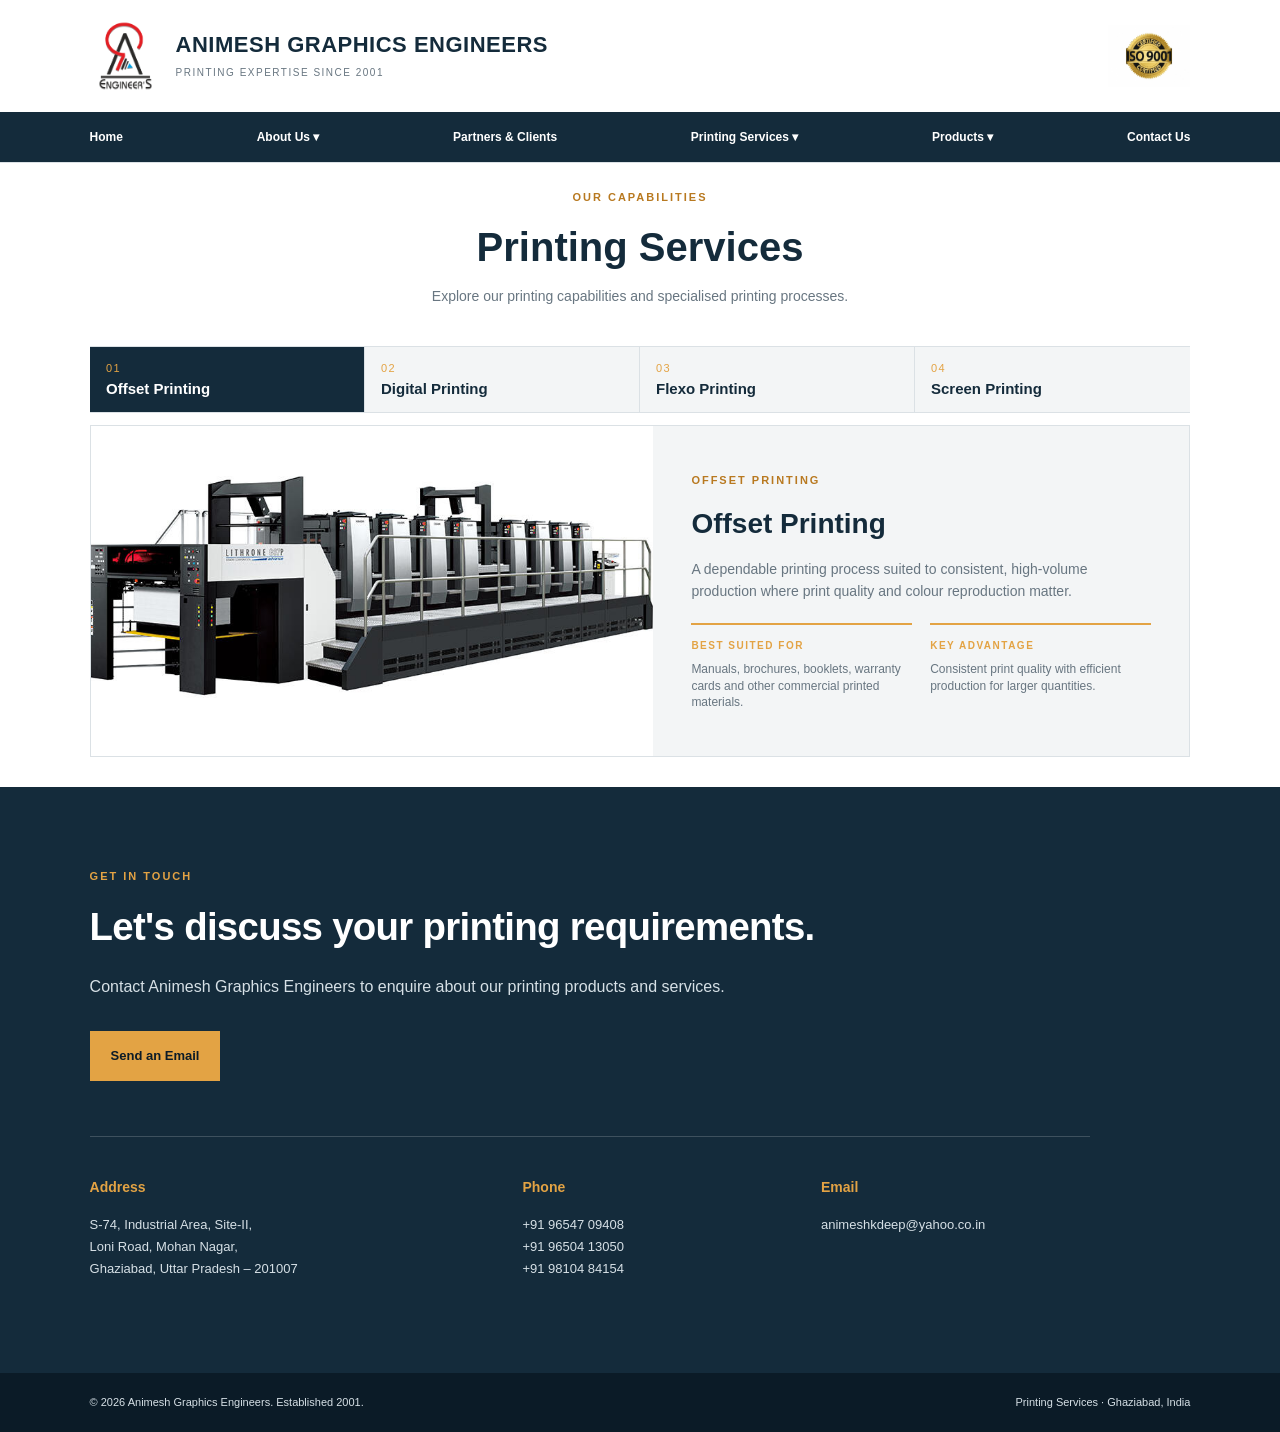
<file: services.html>
<!DOCTYPE html>
<html lang="en">

<head>

    <meta charset="UTF-8">

    <meta name="viewport" content="width=device-width, initial-scale=1.0">

    <title>Printing Services | Animesh Graphics Engineers</title>

    <link rel="stylesheet" href="style.css">

</head>

<body>

<header class="site-header">

    <div class="header-top">

        <div class="company-name">

            <img src="images/logo.png"
                 alt="Animesh Graphics Engineers logo">

            <div>
                <h2>ANIMESH GRAPHICS ENGINEERS</h2>
                <p>PRINTING EXPERTISE SINCE 2001</p>
            </div>

        </div>

        <a class="iso-badge" href="awards.html">

            <img src="images/iso-9001.png"
                 alt="ISO 9001 certification badge">

        </a>

    </div>


    <div class="header-nav">

        <nav>

            <a href="index.html">Home</a>


            <div class="dropdown">

                <a href="about.html">About Us ▾</a>

                <div class="dropdown-menu">

                    <a href="about.html#company-overview">
                        Company Overview
                    </a>

                    <a href="about.html#our-experience">
                        Our Experience
                    </a>

                    <a href="about.html#quality-commitment">
                        Quality &amp; Commitment
                    </a>

                </div>

            </div>


            <a href="partners.html">
                Partners &amp; Clients
            </a>


            <div class="dropdown">

                <a href="services.html">
                    Printing Services ▾
                </a>

                <div class="dropdown-menu">

                    <a href="services.html#offset">
                        Offset Printing
                    </a>

                    <a href="services.html#digital">
                        Digital Printing
                    </a>

                    <a href="services.html#flexo">
                        Flexo Printing
                    </a>

                    <a href="services.html#screen">
                        Screen Printing
                    </a>

                </div>

            </div>


            <div class="dropdown">
    <a href="products.html" >Products ▾</a>
    <div class="dropdown-menu">
        <a href="products.html#printed-product-labels" >Printed/Product Labels</a>
        <a href="products.html#plain-labels" >Plain Labels</a>
        <a href="products.html#booklets" >Booklets</a>
        <a href="products.html#brochures" >Brochures</a>
        <a href="products.html#warranty-cards" >Warranty Cards</a>
        <a href="products.html#instruction-manuals" >Instruction Manuals</a>
        <a href="products.html#polycarbonate-stickers" >Polycarbonate Stickers</a>
        <a href="products.html#polyester-special-film-labels" >Polyester And Special Film Labels</a>
        <a href="products.html#mono-cartons" >Mono-cartons</a>
        <a href="products.html#thermal-transfer-ribbons" >Thermal Transfer Ribbons</a>
        <a href="products.html#graphic-overlay-stickers" >Graphic Overlay Stickers</a>
    </div>
</div>

            <a href="contact.html">
                Contact Us
            </a>

        </nav>

    </div>

</header>


<main class="services-page">


    <!-- PAGE INTRO -->

    <section class="services-page-intro">

        <p class="eyebrow">
            OUR CAPABILITIES
        </p>

        <h1>
            Printing Services
        </h1>

        <p>
            Explore our printing capabilities and specialised
            printing processes.
        </p>

    </section>


    <!-- SERVICES SHOWCASE -->

    <section class="services-showcase">


        <!-- SERVICE SELECTION -->

        <div class="services-showcase-nav">

            <button class="service-choice active"
                    data-service="offset">

                <span>01</span>

                <strong>
                    Offset Printing
                </strong>

            </button>


            <button class="service-choice"
                    data-service="digital">

                <span>02</span>

                <strong>
                    Digital Printing
                </strong>

            </button>


            <button class="service-choice"
                    data-service="flexo">

                <span>03</span>

                <strong>
                    Flexo Printing
                </strong>

            </button>


            <button class="service-choice"
                    data-service="screen">

                <span>04</span>

                <strong>
                    Screen Printing
                </strong>

            </button>

        </div>


        <!-- SERVICE CONTENT -->

        <div class="service-showcase-content">


            <!-- IMAGE -->

            <div class="showcase-image">

                <img id="serviceImage"
                     src="images/offset.jpg"
                     alt="Offset printing machine">

            </div>


            <!-- DESCRIPTION -->

            <div class="showcase-description">

                <p class="eyebrow"
                   id="serviceEyebrow">
                    OFFSET PRINTING
                </p>


                <h2 id="serviceTitle">
                    Offset Printing
                </h2>


                <p id="serviceDescription">
                    A dependable printing process suited to consistent,
                    high-volume production where print quality and colour
                    reproduction matter.
                </p>


                <div class="service-details">


                    <div>

                        <span>
                            BEST SUITED FOR
                        </span>

                        <p id="serviceBestFor">
                            Manuals, brochures, booklets, warranty cards
                            and other commercial printed materials.
                        </p>

                    </div>


                    <div>

                        <span>
                            KEY ADVANTAGE
                        </span>

                        <p id="serviceAdvantage">
                            Consistent print quality with efficient
                            production for larger quantities.
                        </p>

                    </div>


                </div>

            </div>

        </div>

    </section>

</main>


<!-- CONTACT -->

<section class="contact">

    <p class="eyebrow">
        GET IN TOUCH
    </p>


    <h2>
        Let's discuss your printing requirements.
    </h2>


    <p>
        Contact Animesh Graphics Engineers to enquire about
        our printing products and services.
    </p>


    <a class="button"
       href="mailto:animeshkdeep@yahoo.co.in?subject=Printing%20Enquiry">

        Send an Email

    </a>


    <div class="contact-details">


        <div>

            <h3>
                Address
            </h3>

            <p>
                S-74, Industrial Area, Site-II,<br>
                Loni Road, Mohan Nagar,<br>
                Ghaziabad, Uttar Pradesh – 201007
            </p>

        </div>


        <div>

            <h3>
                Phone
            </h3>

            <p>
                +91 96547 09408<br>
+91 96504 13050<br>
+91 98104 84154
            </p>

        </div>


        <div>

            <h3>
                Email
            </h3>

            <p>
                animeshkdeep@yahoo.co.in
            </p>

        </div>


    </div>

</section>


<!-- FOOTER -->

<footer>

    <p>
        © 2026 Animesh Graphics Engineers.
        Established 2001.
    </p>

    <p>
        Printing Services · Ghaziabad, India
    </p>

</footer>


<script>


/* SERVICE DATA */

const services = {

    offset: {

        eyebrow: "OFFSET PRINTING",

        title: "Offset Printing",

        image: "images/offset.jpg",

        alt: "Offset printing machine",

        description:
            "A dependable printing process suited to consistent, high-volume production where print quality and colour reproduction matter.",

        bestFor:
            "Manuals, brochures, booklets, warranty cards and other commercial printed materials.",

        advantage:
            "Consistent print quality with efficient production for larger quantities."

    },


    digital: {

        eyebrow: "DIGITAL PRINTING",

        title: "Digital Printing",

        image: "images/digital printing.jpg",

        alt: "Digital printing machine",

        description:
            "Fast, flexible, and cost-effective printing for short-run requirements and immediate production.",

        bestFor:
            "Urgent jobs, variable data, prototypes, samples, personalised prints and low-volume requirements.",

        advantage:
            "Quick turnaround with consistent quality and flexibility for shorter production runs."

    },


    flexo: {

        eyebrow: "FLEXO PRINTING",

        title: "Flexo Printing",

        image: "images/labels-flexo-printing-machine.jpg",

        alt: "Flexographic printing machine",

        description:
            "High-speed, efficient printing for continuous roll-to-roll production and high-volume requirements.",

        bestFor:
            "Labels, stickers, films and other roll-form printing applications.",

        advantage:
            "Efficient high-speed production with consistent print quality and precise registration."

    },


    screen: {

        eyebrow: "SCREEN PRINTING",

        title: "Screen Printing",

        image: "images/screen printi g.jpg",

        alt: "Screen printing process",

        description:
            "Durable and versatile printing for specialised applications and demanding surfaces.",

        bestFor:
            "Polycarbonate labels, industrial graphics, control panels, stickers and specialty print applications.",

        advantage:
            "Excellent ink coverage, opacity and durability for demanding applications."

    }

};


/* ELEMENTS */

const serviceChoices =
    document.querySelectorAll(".service-choice");

const serviceImage =
    document.getElementById("serviceImage");

const serviceEyebrow =
    document.getElementById("serviceEyebrow");

const serviceTitle =
    document.getElementById("serviceTitle");

const serviceDescription =
    document.getElementById("serviceDescription");

const serviceBestFor =
    document.getElementById("serviceBestFor");

const serviceAdvantage =
    document.getElementById("serviceAdvantage");


/* SHOW SERVICE */

function showService(serviceId, updateHash = true) {

    const service = services[serviceId];

    if (!service) {
        return;
    }


    serviceChoices.forEach(function(choice) {

        choice.classList.remove("active");

    });


    const selectedChoice =
        document.querySelector(
            '.service-choice[data-service="' +
            serviceId +
            '"]'
        );


    if (selectedChoice) {

        selectedChoice.classList.add("active");

    }


    /*
        Animation trigger.
        The CSS will make the image enter
        from the left and the description
        enter from the right.
    */

    const content =
        document.querySelector(
            ".service-showcase-content"
        );


    content.classList.remove("service-changing");


    void content.offsetWidth;


    serviceImage.src = service.image;
    serviceImage.alt = service.alt;

    serviceEyebrow.textContent =
        service.eyebrow;

    serviceTitle.textContent =
        service.title;

    serviceDescription.textContent =
        service.description;

    serviceBestFor.textContent =
        service.bestFor;

    serviceAdvantage.textContent =
        service.advantage;


    content.classList.add("service-changing");


    if (updateHash) {

        history.replaceState(
            null,
            "",
            "#" + serviceId
        );

    }

}


/* CLICK SERVICE */

serviceChoices.forEach(function(choice) {

    choice.addEventListener(
        "click",
        function() {

            const serviceId =
                this.dataset.service;

            showService(serviceId);

        }
    );

});


/* OPEN SERVICE FROM DROPDOWN LINK */

function loadServiceFromHash() {

    const serviceId =
        window.location.hash.substring(1);


    if (services[serviceId]) {

        showService(
            serviceId,
            false
        );

    } else {

        showService(
            "offset",
            false
        );

    }

}


window.addEventListener(
    "hashchange",
    loadServiceFromHash
);


/* INITIAL SERVICE */

loadServiceFromHash();


</script>


</body>

</html>
</file>
<file: style.css>
/* =================================
   ANIMESH GRAPHICS ENGINEERS
   Website design
   ================================= */

:root {
    --navy: #142b3b;
    --dark: #0b1b27;
    --blue: #245d7b;
    --orange: #e3a344;
    --white: #ffffff;
    --light: #f3f5f6;
    --grey: #687681;
    --border: #dbe1e5;
}

* {
    box-sizing: border-box;
}

html {
    scroll-behavior: smooth;
    scroll-padding-top: 30px;
}

body {
    margin: 0;
    font-family: Arial, Helvetica, sans-serif;
    color: var(--navy);
    background: var(--white);
    line-height: 1.7;
}

a {
    color: inherit;
    text-decoration: none;
}

p {
    margin-top: 0;
}

/* TOP BAR */

.topbar {
    padding: 9px 7%;
    background: var(--dark);
    color: var(--white);
    display: flex;
    justify-content: space-between;
    gap: 15px;
    font-size: 11px;
    letter-spacing: 1px;
}


/* HEADER AND NAVIGATION */

.site-header {
    background: var(--white);
    border-bottom: 1px solid var(--border);
}

.header-top {
    min-height: 110px;
    padding: 15px 7%;
    display: flex;
    align-items: center;
    justify-content: space-between;
    gap: 25px;
}

.company-name {
    display: flex;
    align-items: center;
    gap: 14px;
    min-width: 0;
}

.company-name img {
    width: 72px;
    height: 72px;
    object-fit: contain;
    flex-shrink: 0;
}

.company-name h2 {
    margin: 0;
    color: var(--navy);
    font-size: 22px;
    font-weight: 800;
    line-height: 1.25;
    letter-spacing: 0.5px;
    white-space: nowrap;
}

.company-name p {
    margin: 5px 0 0;
    color: var(--grey);
    font-size: 10px;
    letter-spacing: 1.5px;
}

.iso-badge {
    display: flex;
    align-items: center;
    justify-content: center;
    flex-shrink: 0;
}

.iso-badge img {
    display: block;
    width: 82px;
    height: 82px;
    object-fit: contain;
}

.header-nav {
    padding: 0 7%;
    background: var(--navy);
}

.header-nav nav {
    min-height: 48px;
    display: flex;
    align-items: center;
    justify-content: space-between;
    gap: 18px;
    font-size: 12px;
    font-weight: bold;
}

.header-nav nav > a,
.header-nav .dropdown > a {
    display: block;
    padding: 15px 0;
    color: var(--white);
    white-space: nowrap;
}

.header-nav nav > a:hover,
.header-nav .dropdown > a:hover {
    color: var(--orange);
}

/* COMPACT DROPDOWN MENUS */

.dropdown {
    position: relative;
}

.dropdown-menu {
    display: none;
    position: absolute;
    top: 100%;
    left: 0;
    min-width: 200px;
    padding: 4px 0;
    background: var(--white);
    border: 1px solid var(--border);
    box-shadow: 0 5px 14px #142b3b18;
    z-index: 1000;
}

.dropdown-menu a {
    display: block;
    padding: 8px 12px;
    color: var(--navy);
    font-size: 12px;
    line-height: 1.5;
    font-weight: normal;
    white-space: nowrap;
    border-bottom: 1px solid var(--border);
}

.dropdown-menu a:last-child {
    border-bottom: none;
}

.dropdown-menu a:hover {
    background: var(--light);
    color: var(--blue);
}

.dropdown:hover .dropdown-menu,
.dropdown:focus-within .dropdown-menu {
    display: block;
}
/* MAIN INTRODUCTION */

.hero {
    min-height: 510px;
    padding: 85px 7%;
    background:
        linear-gradient(115deg, #0b1b27, #1d4056);
    color: var(--white);
}

.eyebrow {
    margin-bottom: 17px;
    color: #b87920;
    font-size: 11px;
    font-weight: bold;
    letter-spacing: 2px;
}

.hero .eyebrow {
    color: var(--orange);
}

.hero h1 {
    margin: 0 0 25px;
    font-size: clamp(38px, 5vw, 64px);
    line-height: 1.12;
    letter-spacing: -1.5px;
}

.hero h1 span {
    color: var(--orange);
}

.hero > p:not(.eyebrow) {
    max-width: 650px;
    color: #d6e0e6;
    font-size: 17px;
}

.button {
    display: inline-block;
    margin-top: 15px;
    padding: 13px 20px;
    background: var(--orange);
    color: var(--dark);
    border: 1px solid var(--orange);
    font-size: 13px;
    font-weight: bold;
    transition: 0.2s ease;
}

.button:hover {
    background: #f0ba64;
    border-color: #f0ba64;
}

.text-link {
    display: inline-block;
    margin: 15px 0 0 18px;
    font-size: 13px;
    font-weight: bold;
}

.text-link:hover {
    color: var(--orange);
}

/* ABOUT SECTION */

.about {
    padding: 80px 7%;
    max-width: 1100px;
}

.about h2,
.services h2,
.products h2,
.approach h2,
.contact h2 {
    margin: 0 0 22px;
    font-size: clamp(28px, 3vw, 42px);
    line-height: 1.25;
    letter-spacing: -0.7px;
}

.about p:not(.eyebrow) {
    max-width: 800px;
    color: var(--grey);
}

/* SERVICES */

.services {
    padding: 80px 7%;
    background: var(--light);
}

.services > h2,
.products > h2 {
    margin-bottom: 30px;
}

.grid {
    display: grid;
    grid-template-columns: repeat(4, minmax(0, 1fr));
    gap: 18px;
}

.card {
    padding: 25px;
    background: var(--white);
    border: 1px solid var(--border);
    border-top: 3px solid var(--blue);
    transition: transform 0.2s ease,
                box-shadow 0.2s ease;
}

.card:hover {
    transform: translateY(-4px);
    box-shadow: 0 10px 25px #142b3b12;
}

.card span {
    color: var(--blue);
    font-size: 10px;
    font-weight: bold;
    letter-spacing: 1px;
}

.card h3 {
    margin: 22px 0 10px;
    font-size: 18px;
    line-height: 1.4;
}

.card p {
    margin-bottom: 0;
    color: var(--grey);
    font-size: 13px;
}

/* PRODUCTS */

.products {
    padding: 80px 7%;
}

.products > p:not(.eyebrow) {
    max-width: 650px;
    color: var(--grey);
}

.products .grid {
    margin-top: 30px;
    grid-template-columns: repeat(3, minmax(0, 1fr));
}

.products .card {
    background: var(--light);
    border-top-color: var(--orange);
}

/* COMPANY APPROACH */

.approach {
    padding: 60px 7%;
    background: #e9eef1;
}

.approach > p:last-child {
    max-width: 850px;
    color: var(--grey);
}

/* CONTACT SECTION */

.contact {
    padding: 80px 7%;
    background: var(--navy);
    color: var(--white);
}

.contact .eyebrow {
    color: var(--orange);
}

.contact > p:not(.eyebrow) {
    max-width: 650px;
    color: #d6e0e6;
}

.contact-details {
    margin-top: 55px;
    padding-top: 30px;
    border-top: 1px solid #536775;
    display: grid;
    grid-template-columns: repeat(3, minmax(0, 1fr));
    gap: 25px;
}

.contact-details h3 {
    color: var(--orange);
    font-size: 14px;
}

.contact-details p {
    color: #d6e0e6;
    font-size: 13px;
}

/* FOOTER */

footer {
    padding: 20px 7%;
    background: var(--dark);
    color: #d6e0e6;
    font-size: 11px;
    display: flex;
    justify-content: space-between;
    gap: 15px;
}

footer p {
    margin: 0;
}

/* TABLETS */

@media (max-width: 950px) {
    header {
        flex-wrap: wrap;
    }

    nav {
        flex-wrap: wrap;
        gap: 16px;
    }

    .grid {
        grid-template-columns: repeat(2, minmax(0, 1fr));
    }
}

/* MOBILE PHONES */

@media (max-width: 600px) {
    .topbar {
        flex-direction: column;
        gap: 4px;
    }

    header {
        padding: 16px 5%;
    }

    nav {
        gap: 12px;
        font-size: 12px;
    }

    .hero,
    .about,
    .services,
    .products,
    .approach,
    .contact {
        padding: 50px 5%;
    }

    .hero h1 {
        letter-spacing: -0.5px;
    }

    .text-link {
        margin-left: 0;
        display: block;
    }

    .grid,
    .products .grid,
    .contact-details {
        grid-template-columns: 1fr;
    }

    footer {
        flex-direction: column;
        padding: 20px 5%;
    }
}

/* =================================
   PARTNERS & CLIENTS PAGE
   ================================= */

.clients-intro {
    padding: 65px 7% 55px;
    background: var(--light);
    border-bottom: 1px solid var(--border);
}

.clients-intro h1 {
    margin: 0 0 16px;
    color: var(--navy);
    font-size: clamp(34px, 4vw, 48px);
    line-height: 1.2;
    letter-spacing: -1px;
}

.clients-intro > p:last-child {
    max-width: 650px;
    margin-bottom: 0;
    color: var(--grey);
    font-size: 16px;
}

.clients-section {
    padding: 65px 7% 80px;
}

.clients-section h2 {
    margin: 0 0 32px;
    color: var(--navy);
    font-size: clamp(26px, 3vw, 36px);
    line-height: 1.3;
}

.client-grid {
    display: grid;
    grid-template-columns: repeat(4, minmax(0, 1fr));
    gap: 20px;
}

.client-card {
    min-height: 145px;
    padding: 20px;
    display: flex;
    align-items: center;
    justify-content: center;
    background: var(--white);
    border: 1px solid var(--border);
    border-radius: 6px;
    transition: transform 0.2s ease,
                box-shadow 0.2s ease,
                border-color 0.2s ease;
}

.client-card:hover {
    transform: translateY(-4px);
    border-color: #b9cbd5;
    box-shadow: 0 8px 22px #142b3b12;
}

.client-card img {
    display: block;
    width: 100%;
    max-width: 190px;
    height: 95px;
    object-fit: contain;
}

@media (max-width: 950px) {
    .client-grid {
        grid-template-columns: repeat(3, minmax(0, 1fr));
        gap: 16px;
    }
}

@media (max-width: 600px) {
    .clients-intro,
    .clients-section {
        padding: 42px 5%;
    }

    .client-grid {
        grid-template-columns: repeat(2, minmax(0, 1fr));
        gap: 12px;
    }

    .client-card {
        min-height: 115px;
        padding: 12px;
    }

    .client-card img {
        height: 75px;
    }
}

/* HOME PAGE HERO WITH RIGHT-SIDE FACTORY IMAGE */

.hero {
    display: flex;
    align-items: center;
    justify-content: space-between;
    gap: 40px;
    padding: 60px 7%;
    min-height: 430px;
}

.hero-content {
    flex: 1;
    min-width: 0;
}

.hero-image {
    flex: 1;
    min-width: 0;
    max-width: 520px;
}

.hero-image img {
    display: block;
    width: 100%;
    height: 340px;
    object-fit: cover;
    border-radius: 12px;
}

/* MOBILE LAYOUT */

@media (max-width: 768px) {
    .hero {
        flex-direction: column;
        align-items: stretch;
        padding: 35px 6%;
        gap: 28px;
    }

    .hero-image {
        max-width: 100%;
    }

    .hero-image img {
        height: 260px;
    }
}

/* BLEND THE PRINTING MACHINE IMAGE INTO THE HERO */

.hero {
    position: relative;
    overflow: hidden;
    isolation: isolate;
}

.hero-content {
    position: relative;
    z-index: 2;
    flex: 0 0 55%;
}

.hero-image {
    position: absolute;
    top: 0;
    right: 0;
    width: 58%;
    height: 100%;
    max-width: none;
    z-index: 1;
    pointer-events: none;
}

.hero-image img {
    display: block;
    width: 100%;
    height: 100%;
    object-fit: cover;
    border-radius: 0;

    /* Fade the left edge into the navy background */
    -webkit-mask-image: linear-gradient(
        to right,
        transparent 0%,
        rgba(0, 0, 0, 0.25) 15%,
        rgba(0, 0, 0, 0.8) 35%,
        black 55%
    );

    mask-image: linear-gradient(
        to right,
        transparent 0%,
        rgba(0, 0, 0, 0.25) 15%,
        rgba(0, 0, 0, 0.8) 35%,
        black 55%
    );
}

/* Keep the text and buttons above the image */
.hero-content .eyebrow,
.hero-content h1,
.hero-content p,
.hero-content a {
    position: relative;
    z-index: 3;
}

/* Mobile layout */
@media (max-width: 768px) {
    .hero {
        flex-direction: column;
        align-items: stretch;
        gap: 24px;
        padding: 35px 6%;
    }

    .hero-content {
        flex: auto;
        width: 100%;
    }

    .hero-image {
        position: relative;
        top: auto;
        right: auto;
        width: 100%;
        height: 240px;
        max-width: 100%;
    }

    .hero-image img {
        height: 240px;
        -webkit-mask-image: none;
        mask-image: none;
    }
}
/* ================================
   ABOUT US PAGE
================================ */

.page-hero {
    padding: 90px 8%;
    background: linear-gradient(135deg, #0b1b27, #142b3b);
    color: #ffffff;
}

.page-hero-content {
    max-width: 900px;
}

.page-hero h1 {
    font-size: 48px;
    line-height: 1.15;
    margin: 12px 0 20px;
}

.page-hero h1 span {
    color: #e3a344;
}

.page-hero p:not(.eyebrow) {
    max-width: 700px;
    color: #dbe1e5;
    font-size: 18px;
    line-height: 1.7;
}

.about-section {
    padding: 80px 8%;
    max-width: 1200px;
    margin: 0 auto;
}

.about-section h2 {
    color: #142b3b;
    font-size: 36px;
    margin: 10px 0 25px;
}

.about-section p:not(.eyebrow) {
    color: #687681;
    font-size: 17px;
    line-height: 1.8;
    max-width: 950px;
}

.about-section-alt {
    max-width: none;
    background: #f3f5f6;
    padding-left: 8%;
    padding-right: 8%;
}

.about-section-alt > * {
    max-width: 1200px;
}

.experience-grid {
    max-width: 1200px;
    display: grid;
    grid-template-columns: repeat(2, 1fr);
    gap: 24px;
    margin-top: 40px;
}

.experience-card {
    background: #ffffff;
    border: 1px solid #dbe1e5;
    padding: 30px;
    border-radius: 4px;
}

.experience-card h3 {
    color: #142b3b;
    margin-top: 0;
    margin-bottom: 12px;
    font-size: 21px;
}

.experience-card p {
    margin: 0;
}

.about-cta {
    padding: 80px 8%;
    text-align: center;
    background: #142b3b;
    color: #ffffff;
}

.about-cta h2 {
    font-size: 36px;
    margin: 10px 0 20px;
}

.about-cta p:not(.eyebrow) {
    color: #dbe1e5;
    margin-bottom: 30px;
}

@media (max-width: 768px) {

    .page-hero {
        padding: 60px 6%;
    }

    .page-hero h1 {
        font-size: 36px;
    }

    .about-section {
        padding: 60px 6%;
    }

    .about-section h2 {
        font-size: 30px;
    }

    .experience-grid {
        grid-template-columns: 1fr;
    }

    .about-cta {
        padding: 60px 6%;
    }

    .about-cta h2 {
        font-size: 30px;
    }
}
/* ABOUT PAGE - SHOW ONE SECTION AT A TIME */

.about-page-section {
    display: none;
}

.about-page-section:target {
    display: block;
}
/* =========================
   ABOUT PAGE - PROFESSIONAL LAYOUT
   ========================= */

.about-page-section {
    display: none;
    max-width: 1150px;
    margin: 0 auto;
    padding: 80px 7% 90px;
    min-height: 520px;
    box-sizing: border-box;
}

.about-page-section:target {
    display: block;
}

/* Section heading */
.about-page-section .eyebrow {
    color: #e3a344;
    font-size: 13px;
    font-weight: 700;
    letter-spacing: 2px;
    margin-bottom: 14px;
}

.about-page-section h1 {
    color: #142b3b;
    font-size: 42px;
    line-height: 1.15;
    margin: 0 0 25px;
    max-width: 850px;
}

.about-page-section > p {
    color: #687681;
    font-size: 17px;
    line-height: 1.8;
    max-width: 850px;
    margin-bottom: 20px;
}

/* Gold divider */
.about-page-section::after {
    content: "";
    display: block;
    width: 55px;
    height: 3px;
    background: #e3a344;
    margin-top: 35px;
}

/* Experience cards */
.experience-grid {
    display: grid;
    grid-template-columns: repeat(2, 1fr);
    gap: 20px;
    margin-top: 40px;
    max-width: 900px;
}

.experience-card {
    background: #f3f5f6;
    border: 1px solid #dbe1e5;
    border-left: 4px solid #e3a344;
    padding: 25px 28px;
    transition: transform 0.2s ease, box-shadow 0.2s ease;
}

.experience-card:hover {
    transform: translateY(-3px);
    box-shadow: 0 8px 20px rgba(20, 43, 59, 0.08);
}

.experience-card h3 {
    color: #142b3b;
    font-size: 19px;
    margin: 0 0 10px;
}

.experience-card p {
    color: #687681;
    font-size: 15px;
    line-height: 1.6;
    margin: 0;
}

/* Button */
.about-page-section .button {
    display: inline-block;
    margin-top: 30px;
}

/* Mobile */
@media (max-width: 768px) {

    .about-page-section {
        padding: 55px 7% 65px;
        min-height: auto;
    }

    .about-page-section h1 {
        font-size: 32px;
    }

    .about-page-section > p {
        font-size: 16px;
    }

    .experience-grid {
        grid-template-columns: 1fr;
    }
}
/* QUALITY & COMMITMENT POINTS */

.quality-points {
    display: grid;
    grid-template-columns: repeat(2, 1fr);
    gap: 20px;
    margin-top: 35px;
    max-width: 900px;
}

.quality-point {
    background: #f3f5f6;
    border: 1px solid #dbe1e5;
    border-left: 4px solid #e3a344;
    padding: 24px 26px;
    box-sizing: border-box;
}

.quality-point h3 {
    color: #142b3b;
    font-size: 19px;
    margin: 0 0 10px;
}

.quality-point p {
    color: #687681;
    font-size: 15px;
    line-height: 1.7;
    margin: 0;
}

/* Mobile */
@media (max-width: 768px) {
    .quality-points {
        grid-template-columns: 1fr;
    }
}
/* =========================
   GET IN TOUCH - COMPACT
   ========================= */

.get-in-touch {
    background: #142b3b;
    color: #ffffff;
    padding: 55px 7%;
    margin-top: 20px;
}

.get-in-touch .eyebrow {
    color: #e3a344;
    font-size: 12px;
    font-weight: 700;
    letter-spacing: 2px;
    margin-bottom: 10px;
}

.get-in-touch h2 {
    font-size: 30px;
    line-height: 1.2;
    margin: 0 0 12px;
    color: #ffffff;
}

.get-in-touch-intro {
    color: #dbe1e5;
    font-size: 15px;
    line-height: 1.6;
    max-width: 600px;
    margin-bottom: 20px;
}

.get-in-touch .button {
    display: inline-block;
    margin-bottom: 35px;
}

.contact-details {
    display: grid;
    grid-template-columns: 1.5fr 1fr 1fr;
    gap: 30px;
    border-top: 1px solid rgba(255,255,255,0.18);
    padding-top: 25px;
    max-width: 1000px;
}

.contact-detail h3 {
    color: #e3a344;
    font-size: 15px;
    margin: 0 0 8px;
}

.contact-detail p {
    color: #ffffff;
    font-size: 14px;
    line-height: 1.6;
    margin: 0;
}

@media (max-width: 768px) {

    .get-in-touch {
        padding: 45px 7%;
    }

    .get-in-touch h2 {
        font-size: 26px;
    }

    .contact-details {
        grid-template-columns: 1fr;
        gap: 22px;
    }
}
/* PRINTING SERVICES - INTERACTIVE PANELS */

.printing-service-tabs {
    display: grid;
    grid-template-columns: repeat(4, 1fr);
    gap: 0;
    margin-top: 35px;
    border: 1px solid #dbe1e5;
}

.printing-service-tab {
    background: #f3f5f6;
    border: none;
    border-right: 1px solid #dbe1e5;
    padding: 22px 18px;
    text-align: left;
    cursor: pointer;
    color: #142b3b;
    font-family: inherit;
    font-size: 16px;
    font-weight: 700;
    transition: all 0.25s ease;
}

.printing-service-tab:last-child {
    border-right: none;
}

.printing-service-tab span {
    display: block;
    color: #e3a344;
    font-size: 12px;
    letter-spacing: 1px;
    margin-bottom: 7px;
}

.printing-service-tab:hover,
.printing-service-tab.active {
    background: #142b3b;
    color: #ffffff;
}


/* HIDDEN CONTENT */

.printing-service-content {
    display: none;
    overflow: hidden;
}


/* OPEN PANEL */

.printing-service-content.active {
    display: grid;
    grid-template-columns: 1.05fr 1fr;
    min-height: 390px;
    background: #f3f5f6;
    border: 1px solid #dbe1e5;
    border-top: none;
    animation: printingCurtainDrop 0.55s ease forwards;
}


/* CURTAIN DROP ANIMATION */

@keyframes printingCurtainDrop {
    from {
        opacity: 0;
        transform: translateY(-35px);
        clip-path: inset(0 0 100% 0);
    }

    to {
        opacity: 1;
        transform: translateY(0);
        clip-path: inset(0 0 0 0);
    }
}


/* IMAGE */

.printing-service-image {
    min-height: 390px;
    overflow: hidden;
}

.printing-service-image img {
    width: 100%;
    height: 100%;
    min-height: 390px;
    object-fit: cover;
    display: block;
}


/* TEXT */

.printing-service-text {
    padding: 55px 50px;
    display: flex;
    flex-direction: column;
    justify-content: center;
}

.printing-service-text .eyebrow {
    margin-bottom: 10px;
}

.printing-service-text h3 {
    color: #142b3b;
    font-size: 30px;
    margin: 0 0 18px;
}

.printing-service-text p:not(.eyebrow) {
    color: #687681;
    font-size: 16px;
    line-height: 1.8;
    margin: 0;
}


/* MOBILE */

@media (max-width: 768px) {

    .printing-service-tabs {
        grid-template-columns: 1fr 1fr;
    }

    .printing-service-tab {
        border-bottom: 1px solid #dbe1e5;
    }

    .printing-service-content.active {
        grid-template-columns: 1fr;
    }

    .printing-service-image,
    .printing-service-image img {
        min-height: 260px;
    }

    .printing-service-text {
        padding: 35px 25px;
    }

}
/* PRINTING SERVICES PAGE */

.services-page-intro {
    max-width: 900px;
    margin: 0 auto;
    padding: 75px 7% 45px;
    box-sizing: border-box;
}

.services-page-intro h1 {
    color: #142b3b;
    font-size: 42px;
    margin: 0 0 18px;
}

.services-page-intro > p:not(.eyebrow) {
    color: #687681;
    font-size: 17px;
    line-height: 1.8;
    max-width: 780px;
}


/* SERVICE DETAIL PANEL */

.service-detail {
    display: grid;
    grid-template-columns: 1.05fr 1fr;
    min-height: 390px;
    max-width: 1150px;
    margin: 0 auto 35px;
    background: #f3f5f6;
    border: 1px solid #dbe1e5;
}

.service-detail-image {
    min-height: 390px;
    overflow: hidden;
}

.service-detail-image img {
    width: 100%;
    height: 100%;
    min-height: 390px;
    object-fit: cover;
    display: block;
}

.service-detail-text {
    padding: 55px 50px;
    display: flex;
    flex-direction: column;
    justify-content: center;
}

.service-detail-text .eyebrow {
    margin-bottom: 10px;
}

.service-detail-text h2 {
    color: #142b3b;
    font-size: 30px;
    margin: 0 0 18px;
}

.service-detail-text p:not(.eyebrow) {
    color: #687681;
    font-size: 16px;
    line-height: 1.8;
    margin: 0;
}


/* MOBILE */

@media (max-width: 768px) {

    .services-page-intro {
        padding: 55px 7% 35px;
    }

    .services-page-intro h1 {
        font-size: 32px;
    }

    .service-detail {
        grid-template-columns: 1fr;
        margin: 0 7% 25px;
    }

    .service-detail-image,
    .service-detail-image img {
        min-height: 260px;
    }

    .service-detail-text {
        padding: 35px 25px;
    }

}
/* COMPACT SERVICES PAGE */

.services-page .services {
    padding-top: 35px;
    padding-bottom: 35px;
}

.services-page .printing-service-content.active {
    min-height: 330px;
}

.services-page .printing-service-image,
.services-page .printing-service-image img {
    min-height: 330px;
}

.services-page .printing-service-text {
    padding: 35px 45px;
}

.services-page .printing-service-text h3 {
    font-size: 32px;
    margin-bottom: 15px;
}

.services-page .printing-service-text p:not(.eyebrow) {
    font-size: 15px;
    line-height: 1.65;
}
/* CENTER PRINTING SERVICES INTRO */

.services-page-intro {
    text-align: center;
    padding: 55px 40px 45px;
}

.services-page-intro .eyebrow {
    margin-bottom: 10px;
}

.services-page-intro h1 {
    margin-bottom: 15px;
}

.services-page-intro > p:last-child {
    margin-left: auto;
    margin-right: auto;
}
/* MORE COMPACT PRINTING SERVICES INTRO */

.services-page-intro {
    padding: 35px 40px 25px;
}

.services-page-intro .eyebrow {
    margin-bottom: 6px;
}

.services-page-intro h1 {
    font-size: 46px;
    margin: 0 0 8px;
}

.services-page-intro > p:last-child {
    font-size: 16px;
    line-height: 1.5;
}
/* SERVICE PAGE HIGHLIGHTS */

.service-highlights {
    display: grid;
    grid-template-columns: 1fr 1fr;
    gap: 18px;
    margin-top: 25px;
}

.service-highlights > div {
    border-top: 2px solid #e3a344;
    padding-top: 12px;
}

.service-highlights span {
    display: block;
    font-size: 10px;
    letter-spacing: 2px;
    color: #e3a344;
    margin-bottom: 6px;
}

.service-highlights strong {
    display: block;
    color: #142b3b;
    font-size: 14px;
    margin-bottom: 6px;
}

.service-highlights p {
    color: #687681;
    font-size: 13px;
    line-height: 1.5;
    margin: 0;
}
/* RESET OLD SERVICE ANIMATION */

.services-page .printing-service-content.active {
    animation: none !important;
    transform: none !important;
    clip-path: none !important;
}
/* =========================================
   SERVICES PAGE — NEW SHOWCASE DESIGN
   ========================================= */

.services-showcase {
    max-width: 1180px;
    margin: 0 auto;
    padding: 20px 40px 55px;
}


/* SERVICE SELECTION */

.services-showcase-nav {
    display: grid;
    grid-template-columns: repeat(4, 1fr);
    border-top: 1px solid #dbe1e5;
    border-bottom: 1px solid #dbe1e5;
}

.service-choice {
    position: relative;
    background: #f3f5f6;
    border: none;
    border-right: 1px solid #dbe1e5;
    padding: 20px 18px;
    text-align: left;
    cursor: pointer;
    font-family: inherit;
    color: #142b3b;
    transition: 0.25s ease;
}

.service-choice:last-child {
    border-right: none;
}

.service-choice span {
    display: block;
    color: #e3a344;
    font-size: 11px;
    letter-spacing: 1.5px;
    margin-bottom: 6px;
}

.service-choice strong {
    font-size: 15px;
}

.service-choice:hover,
.service-choice.active {
    background: #142b3b;
    color: #ffffff;
}


/* MAIN SERVICE AREA */

.service-showcase-content {
    display: grid;
    grid-template-columns: 1.05fr 1fr;
    min-height: 430px;
    margin-top: 22px;
    overflow: hidden;
    background: #f3f5f6;
    border: 1px solid #dbe1e5;
}


/* IMAGE */

.showcase-image {
    min-height: 430px;
    overflow: hidden;
}

.showcase-image img {
    width: 100%;
    height: 100%;
    min-height: 430px;
    object-fit: cover;
    display: block;
}


/* DESCRIPTION */

.showcase-description {
    padding: 55px 50px;
    display: flex;
    flex-direction: column;
    justify-content: center;
}

.showcase-description .eyebrow {
    margin-bottom: 10px;
}

.showcase-description h2 {
    color: #142b3b;
    font-size: 34px;
    margin: 0 0 18px;
}

.showcase-description > p:not(.eyebrow) {
    color: #687681;
    font-size: 15px;
    line-height: 1.75;
    margin: 0;
}


/* SERVICE DETAILS */

.service-details {
    display: grid;
    grid-template-columns: 1fr 1fr;
    gap: 25px;
    margin-top: 30px;
}

.service-details > div {
    border-top: 2px solid #e3a344;
    padding-top: 12px;
}

.service-details span {
    display: block;
    color: #e3a344;
    font-size: 10px;
    font-weight: 700;
    letter-spacing: 1.5px;
    margin-bottom: 7px;
}

.service-details p {
    color: #687681;
    font-size: 13px;
    line-height: 1.55;
    margin: 0;
}


/* =========================================
   LEFT / RIGHT ENTRANCE ANIMATION
   ========================================= */

.service-showcase-content.service-changing
.showcase-image {
    animation: serviceImageEnter 0.65s ease forwards;
}

.service-showcase-content.service-changing
.showcase-description {
    animation: serviceTextEnter 0.65s ease forwards;
}


@keyframes serviceImageEnter {

    from {
        opacity: 0;
        transform: translateX(-80px);
    }

    to {
        opacity: 1;
        transform: translateX(0);
    }

}


@keyframes serviceTextEnter {

    from {
        opacity: 0;
        transform: translateX(80px);
    }

    to {
        opacity: 1;
        transform: translateX(0);
    }

}


/* =========================================
   MOBILE
   ========================================= */

@media (max-width: 768px) {

    .services-showcase {
        padding: 10px 20px 40px;
    }

    .services-showcase-nav {
        grid-template-columns: 1fr 1fr;
    }

    .service-choice:nth-child(2) {
        border-right: none;
    }

    .service-choice:nth-child(-n+2) {
        border-bottom: 1px solid #dbe1e5;
    }

    .service-showcase-content {
        grid-template-columns: 1fr;
    }

    .showcase-image {
        min-height: 260px;
    }

    .showcase-image img {
        min-height: 260px;
    }

    .showcase-description {
        padding: 35px 25px;
    }

    .showcase-description h2 {
        font-size: 28px;
    }

    .service-details {
        grid-template-columns: 1fr;
        gap: 20px;
    }

}
/* COMPACT SERVICES PAGE */

.services-page-intro {
    padding-top: 25px;
    padding-bottom: 15px;
}

.services-page-intro h1 {
    font-size: 40px;
    margin-bottom: 5px;
}

.services-page-intro > p:last-child {
    font-size: 14px;
}

.services-showcase {
    padding-top: 10px;
    padding-bottom: 30px;
}

.services-showcase-nav {
    margin-bottom: 0;
}

.service-choice {
    padding: 15px 16px;
}

.service-showcase-content {
    min-height: 330px;
    margin-top: 12px;
}

.showcase-image {
    min-height: 330px;
}

.showcase-image img {
    min-height: 330px;
}

.showcase-description {
    padding: 30px 38px;
}

.showcase-description h2 {
    font-size: 28px;
    margin-bottom: 12px;
}

.showcase-description > p:not(.eyebrow) {
    font-size: 14px;
    line-height: 1.55;
}

.service-details {
    margin-top: 20px;
    gap: 18px;
}

.service-details p {
    font-size: 12px;
    line-height: 1.4;
}
/* =========================================
   WHAT WE PRINT — FLIP CARDS
   ========================================= */

.product-flip-grid {
    display: grid;
    grid-template-columns: repeat(3, 1fr);
    gap: 20px;
    margin-top: 35px;
}

.product-flip-card {
    height: 300px;
    perspective: 1000px;
}

.product-flip-inner {
    position: relative;
    width: 100%;
    height: 100%;
    transition: transform 0.65s ease;
    transform-style: preserve-3d;
}

.product-flip-card:hover .product-flip-inner {
    transform: rotateY(180deg);
}

.product-flip-front,
.product-flip-back {
    position: absolute;
    inset: 0;
    width: 100%;
    height: 100%;
    backface-visibility: hidden;
    -webkit-backface-visibility: hidden;
    overflow: hidden;
    border: 1px solid #dbe1e5;
    background: #ffffff;
}


/* FRONT */

.product-flip-front {
    display: flex;
    flex-direction: column;
    justify-content: flex-end;
}

.product-flip-front img {
    position: absolute;
    inset: 0;
    width: 100%;
    height: 100%;
    object-fit: cover;
}

.product-flip-front::after {
    content: "";
    position: absolute;
    inset: 45% 0 0;
    background: linear-gradient(
        transparent,
        rgba(20, 43, 59, 0.95)
    );
}

.product-flip-front span,
.product-flip-front h3,
.product-flip-front p {
    position: relative;
    z-index: 2;
    margin-left: 22px;
    margin-right: 22px;
}

.product-flip-front span {
    color: #e3a344;
    font-size: 10px;
    letter-spacing: 1.5px;
    margin-bottom: 7px;
}

.product-flip-front h3 {
    color: #ffffff;
    font-size: 22px;
    margin-bottom: 6px;
}

.product-flip-front p {
    color: #ffffff;
    font-size: 12px;
    margin-bottom: 20px;
}


/* BACK */

.product-flip-back {
    transform: rotateY(180deg);
    padding: 35px 28px;
    display: flex;
    flex-direction: column;
    justify-content: center;
    background: #142b3b;
}

.product-flip-back > span {
    color: #e3a344;
    font-size: 10px;
    font-weight: 700;
    letter-spacing: 1.5px;
    margin-bottom: 10px;
}

.product-flip-back h3 {
    color: #ffffff;
    font-size: 25px;
    margin: 0 0 14px;
}

.product-flip-back p {
    color: #d9e0e4;
    font-size: 14px;
    line-height: 1.65;
    margin: 0 0 22px;
}

.product-flip-back a {
    color: #e3a344;
    font-size: 13px;
    font-weight: 700;
    text-decoration: none;
    letter-spacing: 0.5px;
}

.product-flip-back a:hover {
    color: #ffffff;
}


/* MOBILE */

@media (max-width: 768px) {

    .product-flip-grid {
        grid-template-columns: 1fr;
    }

    .product-flip-card {
        height: 280px;
    }

}
/* =========================================
   GALLERY & PRODUCT PAGE
   ========================================= */

.gallery-page {
    padding: 80px 7%;
    background: #ffffff;
    min-height: 70vh;
}

.gallery-page h1 {
    color: #142b3b;
    font-size: 48px;
    margin: 8px 0 15px;
}

.gallery-page > p:not(.eyebrow) {
    color: #687681;
    font-size: 16px;
    line-height: 1.6;
    max-width: 750px;
    margin-bottom: 45px;
}

.gallery-grid {
    display: grid;
    grid-template-columns: repeat(3, 1fr);
    gap: 25px;
}

.gallery-item {
    background: #ffffff;
    border: 1px solid #dbe1e5;
    overflow: hidden;
    transition: transform 0.3s ease, box-shadow 0.3s ease;
}

.gallery-item:hover {
    transform: translateY(-5px);
    box-shadow: 0 12px 30px rgba(20, 43, 59, 0.12);
}

.gallery-item img {
    width: 100%;
    height: 280px;
    object-fit: contain;
    display: block;
    background: #ffffff;
}

.gallery-item h3 {
    color: #142b3b;
    font-size: 20px;
    margin: 18px 20px 22px;
}

/* MOBILE */

@media (max-width: 768px) {

    .gallery-page {
        padding: 55px 6%;
    }

    .gallery-page h1 {
        font-size: 36px;
    }

    .gallery-grid {
        grid-template-columns: 1fr;
    }

    .gallery-item img {
        height: 260px;
    }
}
/* =========================================
   CONTACT PAGE — PROFESSIONAL DESIGN
   ========================================= */

.contact-page {
    padding: 65px 7% 80px;
    background: #f7f9fa;
    min-height: 70vh;
}

/* PAGE INTRO */

.contact-page > .eyebrow {
    color: #b87920;
    margin-bottom: 10px;
}

.contact-page h1 {
    color: #142b3b;
    font-size: 48px;
    line-height: 1.15;
    margin: 0 0 14px;
}

.contact-intro {
    color: #687681;
    font-size: 16px;
    line-height: 1.6;
    max-width: 720px;
    margin-bottom: 45px;
}


/* MAIN CONTACT AREA */

.contact-layout {
    display: grid;
    grid-template-columns: 0.95fr 1.05fr;
    gap: 45px;
    align-items: stretch;
}


/* LEFT CONTACT INFORMATION */

.contact-info {
    position: relative;
    padding: 40px 42px;
    background: #142b3b;
    color: #ffffff;
    overflow: hidden;
}

/* Gold accent */

.contact-info::before {
    content: "";
    position: absolute;
    top: 0;
    left: 0;
    width: 100%;
    height: 4px;
    background: #e3a344;
}

.contact-info::after {
    content: "";
    position: absolute;
    width: 220px;
    height: 220px;
    right: -110px;
    bottom: -110px;
    border: 1px solid rgba(227, 163, 68, 0.18);
    border-radius: 50%;
}

.contact-info > .eyebrow {
    color: #e3a344;
    margin-bottom: 12px;
}

.contact-info h2 {
    color: #ffffff;
    font-size: 30px;
    line-height: 1.25;
    margin: 0 0 20px;
}

.contact-info > p:not(.eyebrow) {
    color: #d6e0e6;
    font-size: 14px;
    line-height: 1.75;
    max-width: 520px;
}


/* CONTACT DETAILS */

.contact-page .contact-detail {
    margin-top: 27px;
    padding-top: 17px;
    border-top: 1px solid rgba(255, 255, 255, 0.15);
}

.contact-page .contact-detail strong {
    display: block;
    color: #e3a344;
    font-size: 11px;
    font-weight: 700;
    letter-spacing: 1.5px;
    text-transform: uppercase;
    margin-bottom: 7px;
}

.contact-page .contact-detail p {
    color: #ffffff;
    font-size: 14px;
    line-height: 1.7;
    margin: 0;
}


/* ENQUIRY FORM */

.contact-form-box {
    position: relative;
    background: #ffffff;
    border: 1px solid #dbe1e5;
    padding: 40px 42px;
    box-shadow: 0 8px 25px rgba(20, 43, 59, 0.06);
}

/* Gold top line */

.contact-form-box::before {
    content: "";
    position: absolute;
    top: -1px;
    left: -1px;
    right: -1px;
    height: 4px;
    background: #e3a344;
}

.contact-form-box > .eyebrow {
    color: #b87920;
    margin-bottom: 10px;
}

.contact-form-box h2 {
    color: #142b3b;
    font-size: 30px;
    line-height: 1.25;
    margin: 0 0 25px;
}


/* FORM FIELDS */

.form-group {
    margin-bottom: 17px;
}

.form-group label {
    display: block;
    color: #142b3b;
    font-size: 12px;
    font-weight: 700;
    margin-bottom: 7px;
}

.form-group input,
.form-group textarea {
    width: 100%;
    box-sizing: border-box;
    border: 1px solid #dbe1e5;
    background: #f9fafb;
    padding: 12px 14px;
    font-family: inherit;
    font-size: 13px;
    color: #142b3b;
    outline: none;
    transition: border-color 0.3s ease,
                background 0.3s ease;
}

.form-group input:focus,
.form-group textarea:focus {
    border-color: #245d7b;
    background: #ffffff;
}

.form-group textarea {
    resize: vertical;
}


/* SEND BUTTON */

.contact-form-box button {
    border: none;
    background: #e3a344;
    color: #0b1b27;
    padding: 14px 28px;
    font-size: 12px;
    font-weight: 700;
    letter-spacing: 0.7px;
    cursor: pointer;
    transition: background 0.3s ease,
                transform 0.2s ease;
}

.contact-form-box button:hover {
    background: #f0ba64;
    transform: translateY(-1px);
}


/* MOBILE */

@media (max-width: 768px) {

    .contact-page {
        padding: 55px 6%;
    }

    .contact-page h1 {
        font-size: 36px;
    }

    .contact-layout {
        grid-template-columns: 1fr;
        gap: 30px;
    }

    .contact-info,
    .contact-form-box {
        padding: 30px 25px;
    }

    .contact-info h2,
    .contact-form-box h2 {
        font-size: 26px;
    }

}
/* RICHER PRODUCT PAGE COLOUR BALANCE */

.product-section {
    background: #ffffff;
    border-top: 5px solid #245d7b;
}

.product-columns .product-info-card:first-child {
    background: #eef4f7;
    border-top: 4px solid #245d7b;
}

.product-columns .product-info-card:last-child {
    background: #fff8eb;
    border-top: 4px solid #e3a344;
}

.product-application {
    background: linear-gradient(135deg, #0b1b27 0%, #142b3b 55%, #245d7b 100%);
}

.product-why {
    background: #ffffff;
    border-left: 5px solid #245d7b;
}

.product-enquiry {
    background: linear-gradient(135deg, #dfeaf0 0%, #edf3f6 100%);
    border: 1px solid #cbd9e1;
}

.product-enquiry h2 {
    color: #0b1b27;
}

.product-enquiry a {
    background: #e3a344;
    color: #0b1b27;
}

.product-enquiry a:hover {
    background: #245d7b;
    color: #ffffff;
}





/* =========================================
   MOBILE RESPONSIVENESS FIXES
   Desktop styles remain unchanged
   ========================================= */

@media (max-width: 600px) {

    /* Prevent content from exceeding screen width */
    html,
    body {
        width: 100%;
        max-width: 100%;
        overflow-x: hidden;
    }

    img {
        max-width: 100%;
        height: auto;
    }

    /* Header: fit the logo and company name */
    .header-top {
        min-height: auto;
        padding: 14px 5%;
        gap: 12px;
    }

    .company-name {
        gap: 10px;
        flex: 1;
        min-width: 0;
    }

    .company-name img {
        width: 48px;
        height: 48px;
        object-fit: contain;
        flex-shrink: 0;
    }

    .company-name h2 {
        font-size: 15px;
        line-height: 1.3;
        white-space: normal;
        overflow-wrap: anywhere;
    }

    .company-name p {
        font-size: 9px;
        letter-spacing: 1px;
    }

    .iso-badge img {
        width: 48px;
        height: 48px;
        object-fit: contain;
    }

    /* Navigation: clean, evenly spaced links */
    .header-nav {
        padding: 0 10px;
    }

    .header-nav nav {
        display: flex;
        min-height: auto;
        justify-content: center;
        align-items: center;
        flex-wrap: wrap;
        gap: 4px 16px;
        padding: 10px 0;
        font-size: 13px;
    }

    .header-nav nav > a,
    .header-nav .dropdown > a {
        display: inline-flex;
        align-items: center;
        padding: 8px 0;
        white-space: nowrap;
    }

    /* Keep dropdowns within the phone screen */
    .header-nav .dropdown {
        position: relative;
    }

    .header-nav .dropdown-menu {
        min-width: 150px;
        max-width: 90vw;
        z-index: 1000;
        white-space: normal;
    }

    .header-nav .dropdown-menu a {
        display: block;
        white-space: normal;
        overflow-wrap: anywhere;
        padding: 10px 12px;
    }

    /* Avoid oversized headings */
    .hero h1 {
        font-size: clamp(30px, 8vw, 40px);
    }

    .page-hero h1,
    .services-page-intro h1,
    .contact-page h1,
    .gallery-page h1 {
        font-size: clamp(28px, 7vw, 36px);
    }

    /* Keep contact form and content inside the screen */
    .contact-layout {
        grid-template-columns: minmax(0, 1fr);
        gap: 22px;
    }

    .contact-info,
    .contact-form-box {
        min-width: 0;
        padding: 25px 18px;
    }

    .form-group input,
    .form-group textarea {
        width: 100%;
        max-width: 100%;
        box-sizing: border-box;
        font-size: 16px;
    }

    /* Prevent long content from forcing horizontal scrolling */
    .card,
    .client-card,
    .experience-card,
    .quality-point {
        min-width: 0;
        overflow-wrap: anywhere;
    }

}
    @media (max-width: 600px) {
    /* Mobile navigation: keep all links in one row */
    .header-nav {
        padding: 0 4px;
    }

    .header-nav nav {
        display: flex;
        flex-wrap: nowrap;
        justify-content: space-between;
        align-items: center;
        gap: 3px;
        min-height: 42px;
        padding: 0;
        font-size: 9px;
        overflow: visible;
    }

    .header-nav nav > a,
    .header-nav .dropdown > a {
        display: inline-flex;
        align-items: center;
        justify-content: center;
        padding: 12px 0;
        font-size: 9px;
        white-space: nowrap;
    }

    .header-nav .dropdown {
        position: relative;
        flex: 0 0 auto;
    }

    .header-nav .dropdown-menu {
        min-width: 150px;
        max-width: 85vw;
        z-index: 1000;
        white-space: normal;
    }

    .header-nav .dropdown-menu a {
        display: block;
        padding: 10px 12px;
        white-space: normal;
        overflow-wrap: anywhere;
    }
}
</file>
